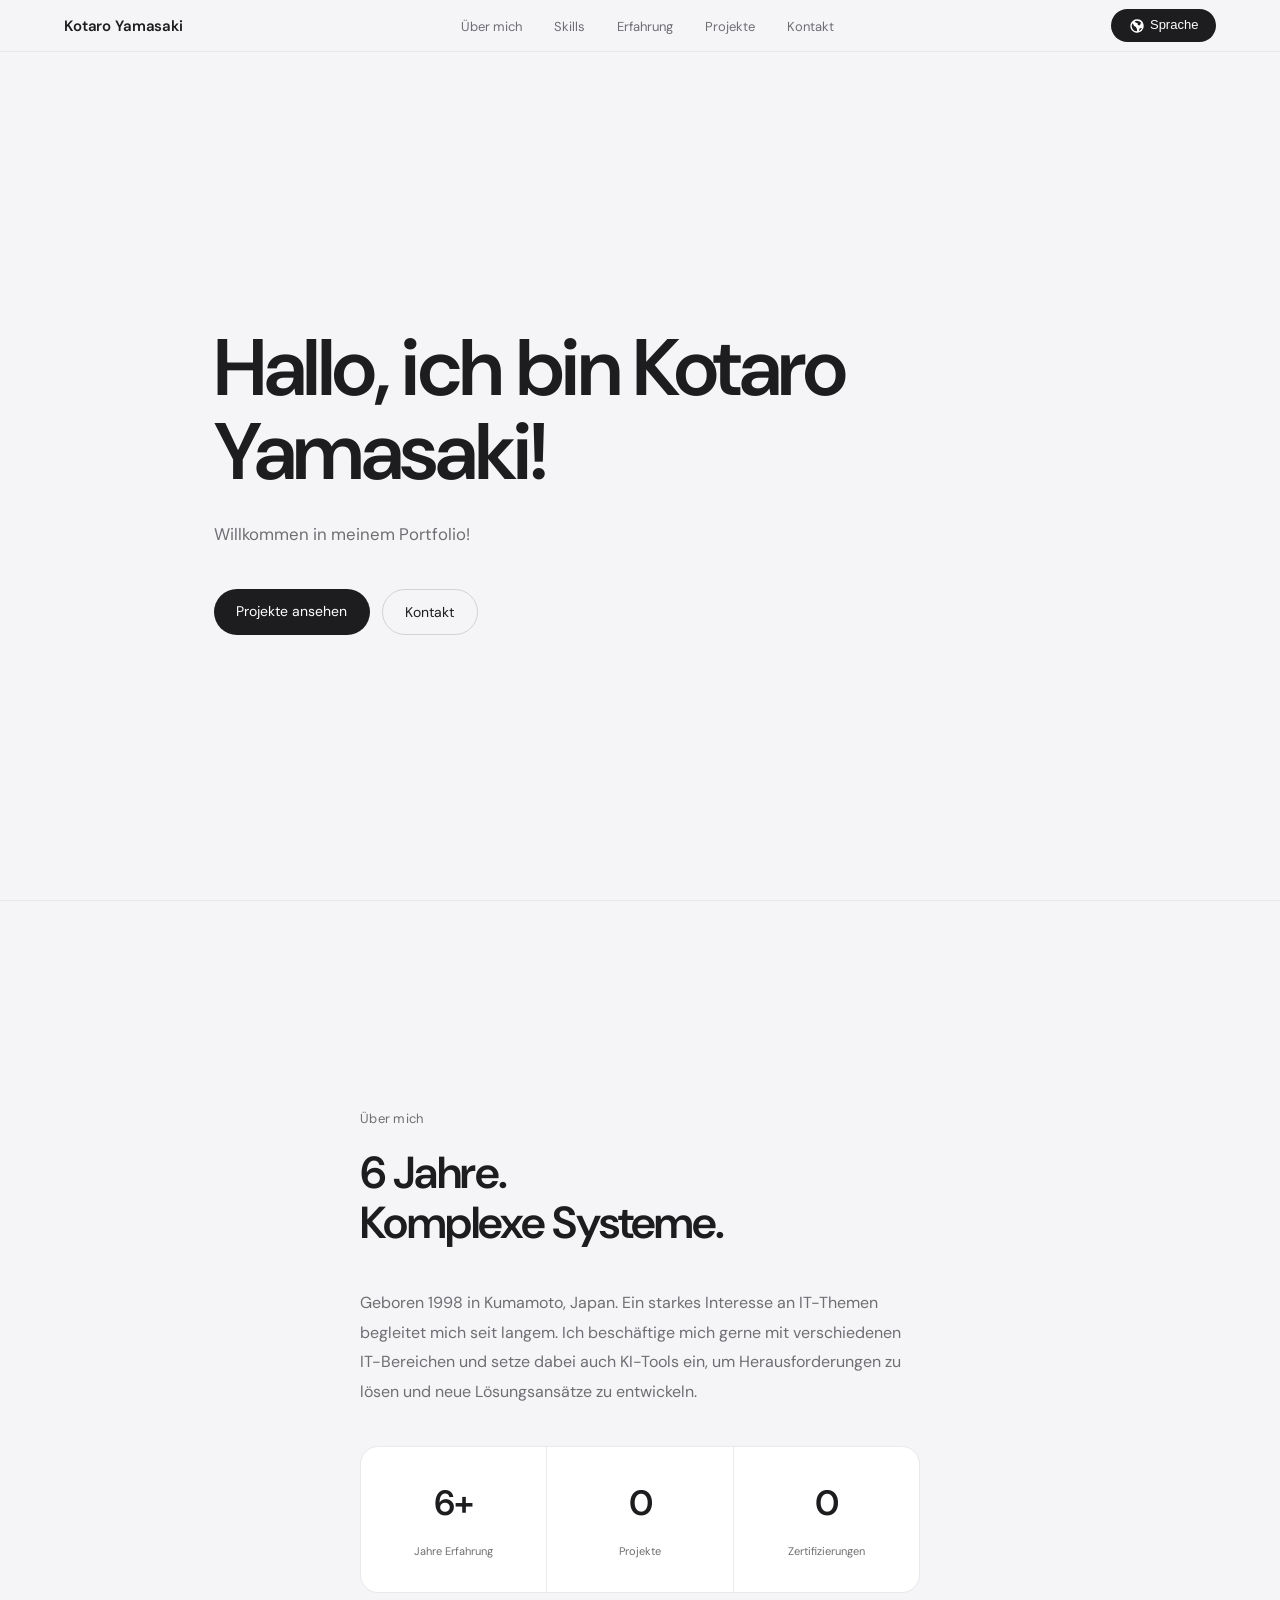
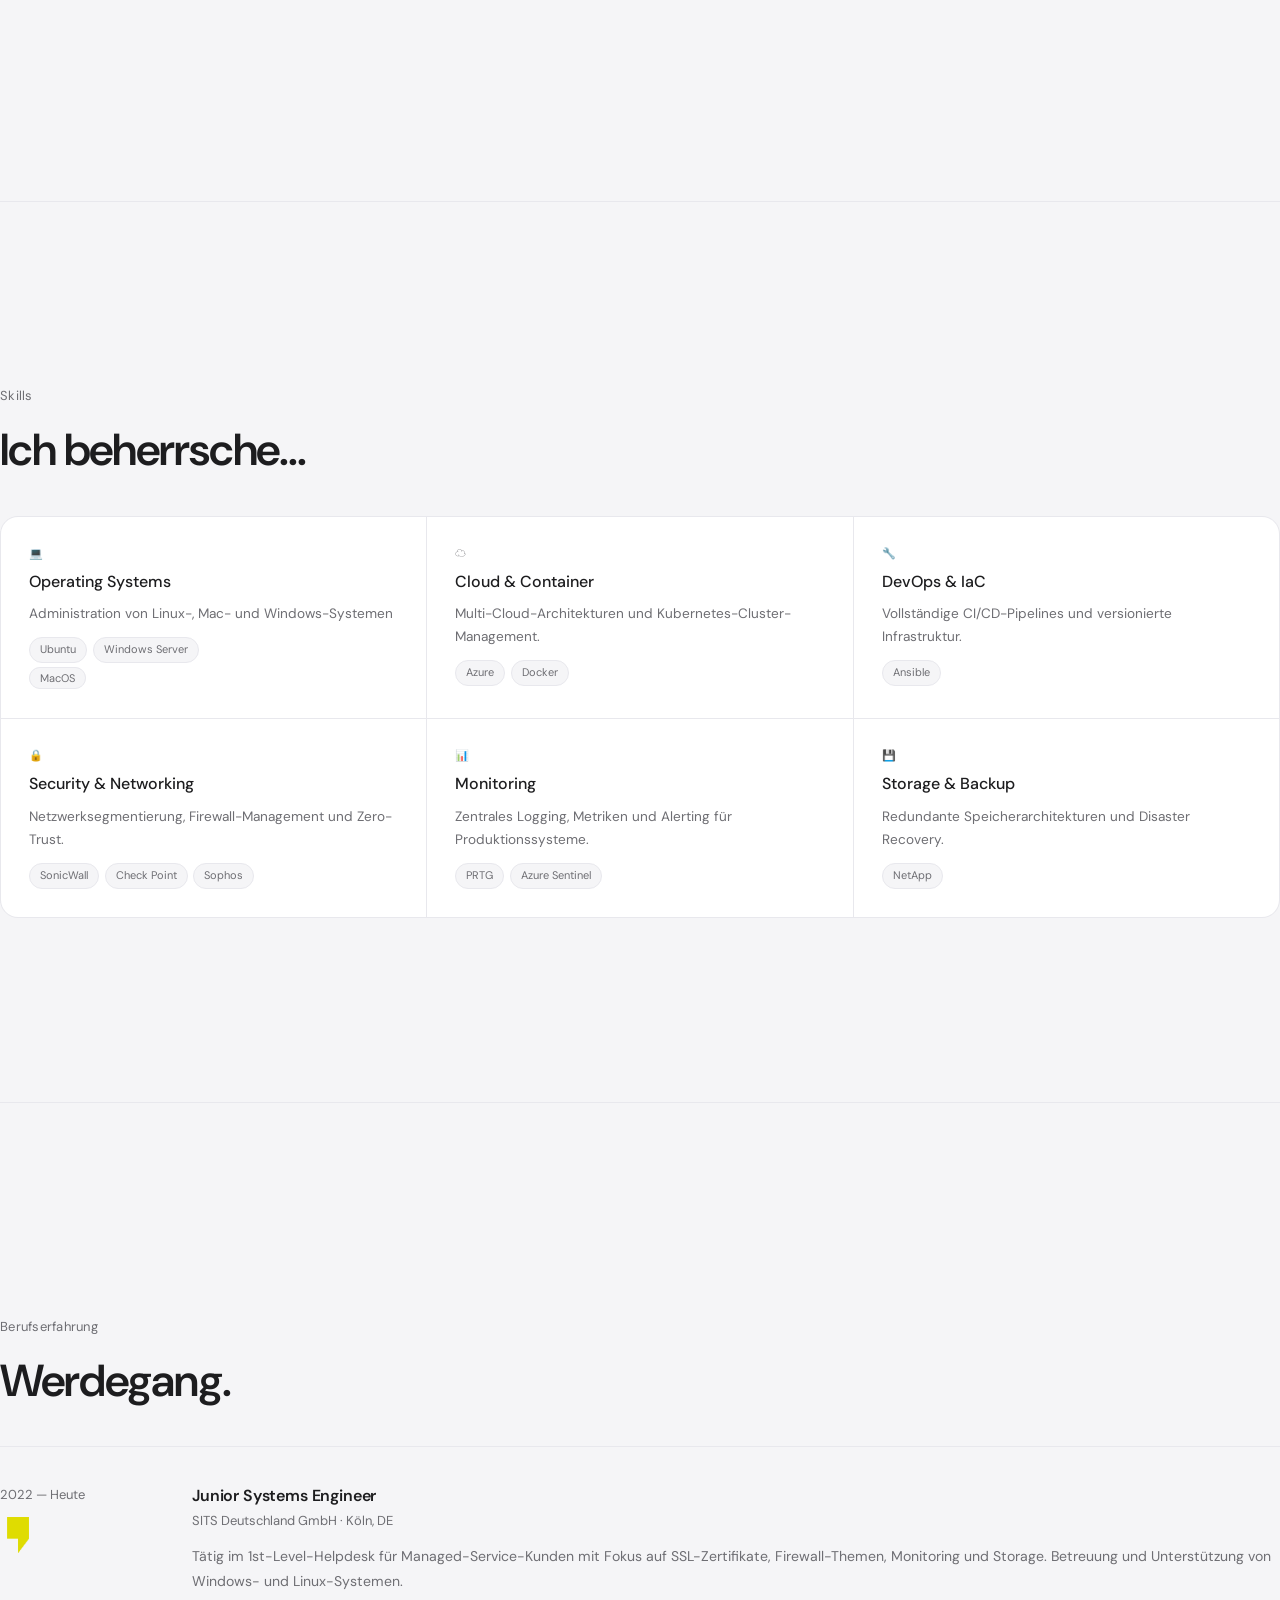
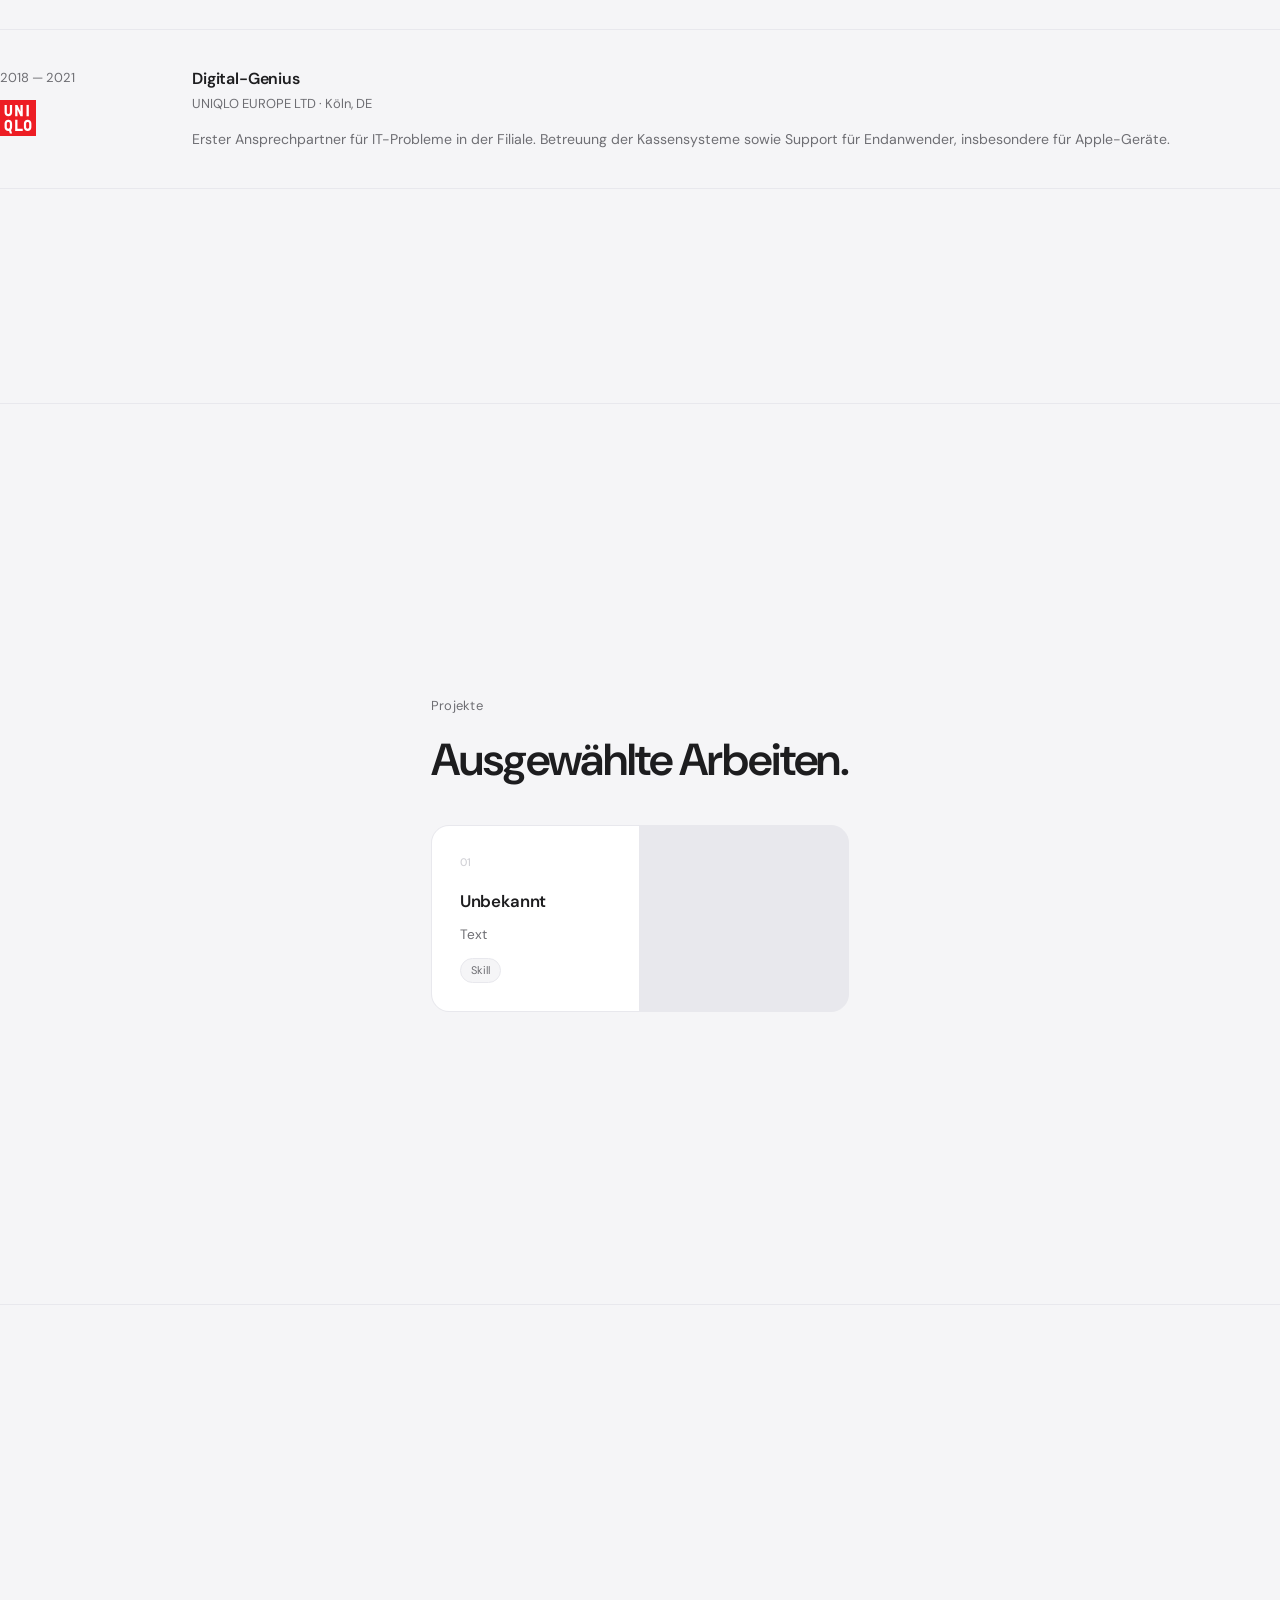
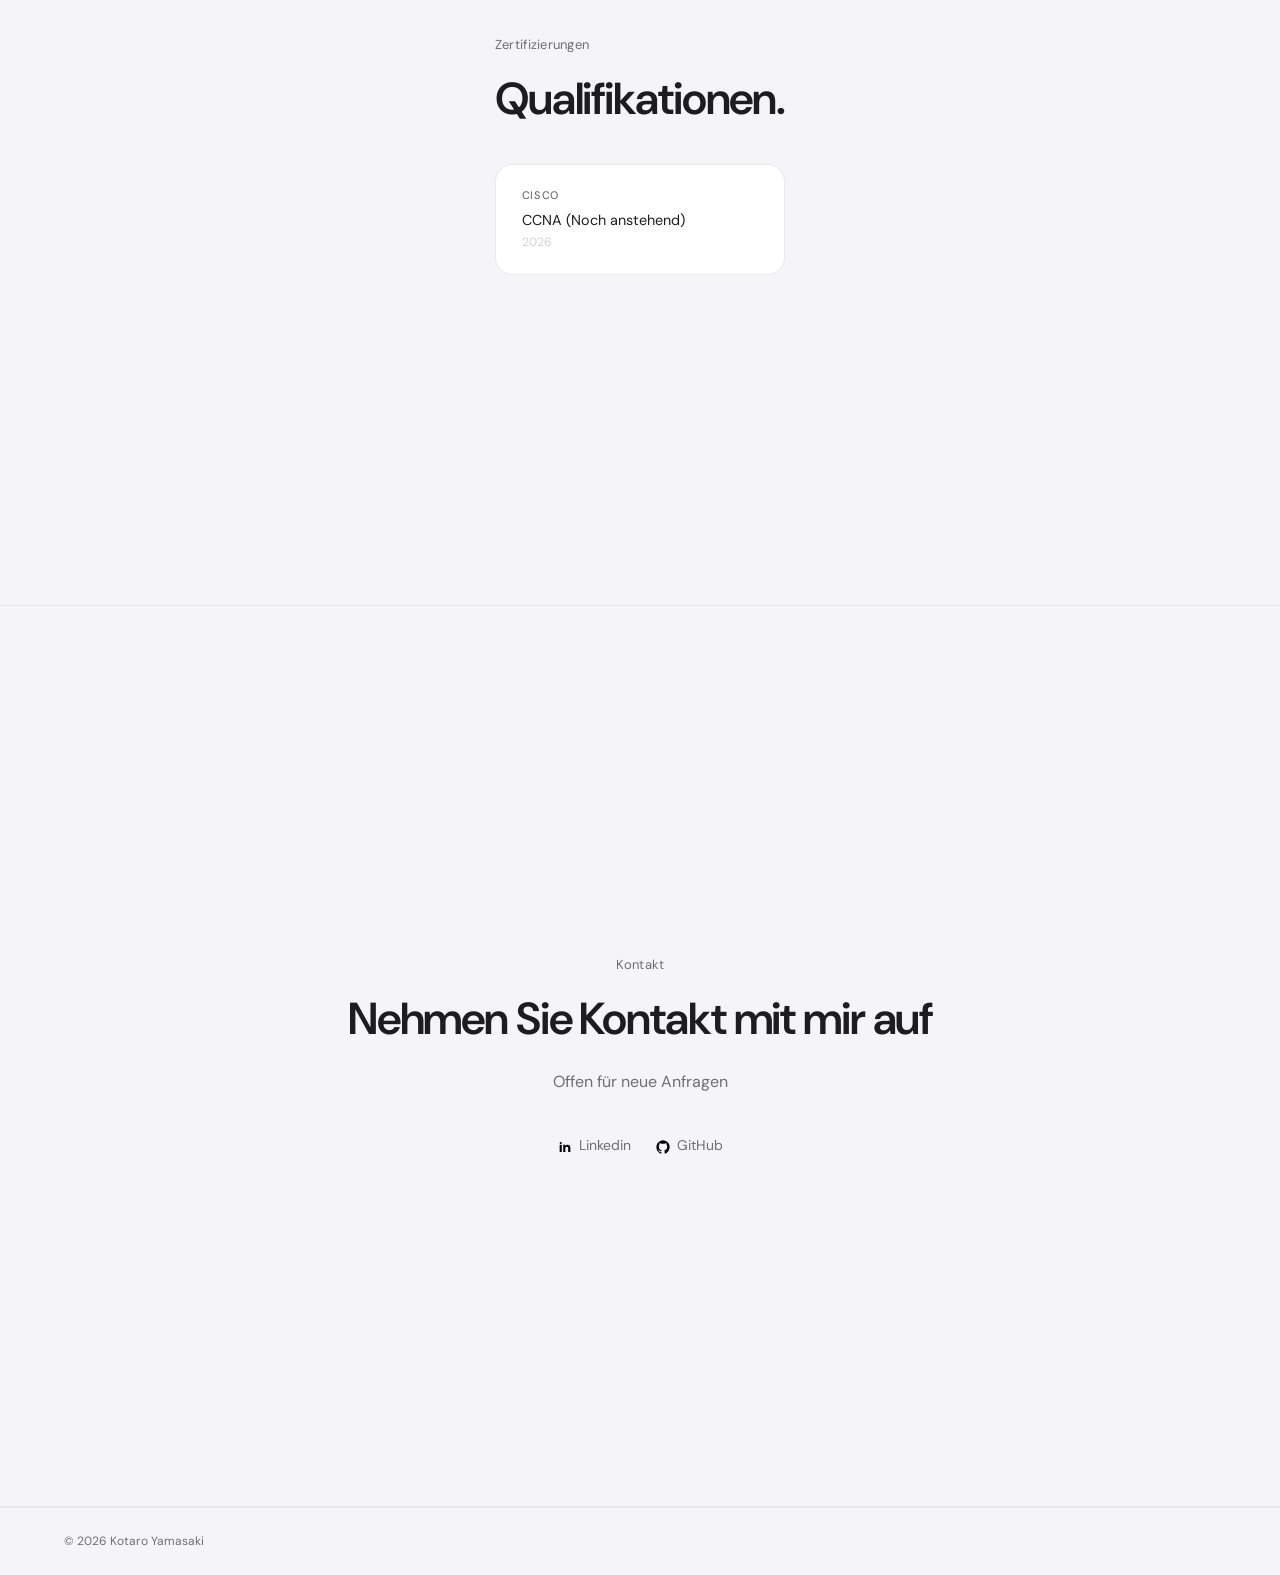
<file: de/index.html>
<!DOCTYPE html>
<html lang="de">
  <head>
    <meta charset="UTF-8">
    <meta name="viewport" content="width=device-width, initial-scale=1.0">
    <title>Kotaro Yamasaki - Portfolio</title>
    <link rel="preconnect" href="https://fonts.googleapis.com">
    <link href="https://fonts.googleapis.com/css2?family=DM+Sans:ital,opsz,wght@0,9..40,400;0,9..40,500;0,9..40,600;1,9..40,400&family=Noto+Sans+JP:wght@400;500;600&display=swap" rel="stylesheet">
    <link href="../assets/css/style.css" rel="stylesheet">
  </head>
  <body>
    <!-- NAV -->
    <nav>
      <a class="nav-name" href="/">Kotaro Yamasaki</a>
      <ul class="nav-center">
        <li><a href="#hero">Über mich</a></li>
        <li><a href="#skills">Skills</a></li>
        <li><a href="#experience">Erfahrung</a></li>
        <li><a href="#projects">Projekte</a></li>
        <li><a href="#contact">Kontakt</a></li>
      </ul>
      <!-- LANGUAGE -->
      <div class="language-switcher">
        <button class="lang-btn" id="langBtn">
          <img src="../assets/img/logo/earth.svg" alt="Sprache">Sprache
        </button>
        <ul class="lang-menu" id="langMenu">
          <li><a href="../en/index.html" class="lang-item">English</a></li>
          <li><a href="../ja/index.html" class="lang-item">日本語</a></li>
        </ul>
      </div>
      </div>
      <button class="hamburger" id="hamburger" aria-label="Menü öffnen">
        <span></span><span></span><span></span>
      </button>
    </nav>
    <!-- MOBILE MENU -->
    <div class="mobile-menu" id="mobileMenu">
      <a href="#skills" onclick="closeMobile()">Skills</a>
      <a href="#experience" onclick="closeMobile()">Erfahrung</a>
      <a href="#projects" onclick="closeMobile()">Projekte</a>
      <a href="#contact" onclick="closeMobile()">Kontakt</a>
      <div class="mobile-language-switcher">
        <button class="mobile-lang-btn" id="mobileLangBtn">
        Sprache
        </button>
        <ul class="lang-menu" id="mobileLangMenu">
          <li><a href="../en/index.html" class="lang-item">English</a></li>
        </ul>
      </div>
    </div>

    <!-- HERO -->
    <section class="section-hero">
      <div id="hero" class="fade">
        <h1>Hallo, ich bin Kotaro Yamasaki!</h1>
        <p class="hero-sub">Willkommen in meinem Portfolio!</p>
        <div class="btn-row">
          <a class="btn btn-dark" href="#projects">Projekte ansehen</a>
          <a class="btn btn-ghost" href="#contact">Kontakt</a>
        </div>
      </div>
    </section>
    <hr>
    <!-- ABOUT -->
    <section class="section-contact">
      <div class="fade">
        <p class="eyebrow">Über mich</p>
        <h2>6 Jahre.<br>Komplexe Systeme.</h2>
        <p style="color:var(--mid);font-weight:400;max-width:560px;line-height:1.85;font-size:1rem;">Geboren 1998 in Kumamoto, Japan. Ein starkes Interesse an IT-Themen begleitet mich seit langem. Ich beschäftige mich gerne mit verschiedenen IT-Bereichen und setze dabei auch KI-Tools ein, um Herausforderungen zu lösen und neue Lösungsansätze zu entwickeln.</p>
        <div class="stats-row">
          <div class="stat"><span class="stat-num">6+</span><span class="stat-label">Jahre Erfahrung</span></div>
          <div class="stat"><span class="stat-num">0</span><span class="stat-label">Projekte</span></div>
          <div class="stat"><span class="stat-num">0</span><span class="stat-label">Zertifizierungen</span></div>
        </div>
      </div>
    </section>
    <hr>
    <!-- SKILLS -->
    <section class="section-hero">
      <div id="skills" class="fade">
        <p class="eyebrow">Skills</p>
        <h2>Ich beherrsche...</h2>
        <div class="grid-3">
          <div class="cell">
            <div class="cat">💻</div>
            <div class="cell-title">Operating Systems</div>
            <p class="cell-body">Administration von Linux-, Mac- und Windows-Systemen</p>
            <div class="tags"><span class="tag">Ubuntu</span><span class="tag">Windows Server</span></div><span class="tag">MacOS</span>
          </div>
          <div class="cell">
            <div class="cat">☁️</div>
            <div class="cell-title">Cloud & Container</div>
            <p class="cell-body">Multi-Cloud-Architekturen und Kubernetes-Cluster-Management.</p>
            <div class="tags"><span class="tag">Azure</span><span class="tag">Docker</span></div>
          </div>
          <div class="cell">
            <div class="cat">🔧</div>
            <div class="cell-title">DevOps & IaC</div>
            <p class="cell-body">Vollständige CI/CD-Pipelines und versionierte Infrastruktur.</p>
            <div class="tags"><span class="tag">Ansible</span></div>
          </div>
          <div class="cell">
            <div class="cat">🔒</div>
            <div class="cell-title">Security & Networking</div>
            <p class="cell-body">Netzwerksegmentierung, Firewall-Management und Zero-Trust.</p>
            <div class="tags"><span class="tag">SonicWall</span><span class="tag">Check Point</span><span class="tag">Sophos</span></div>
          </div>
          <div class="cell">
            <div class="cat">📊</div>
            <div class="cell-title">Monitoring</div>
            <p class="cell-body">Zentrales Logging, Metriken und Alerting für Produktionssysteme.</p>
            <div class="tags"><span class="tag">PRTG</span><span class="tag">Azure Sentinel</span></div>
          </div>
          <div class="cell">
            <div class="cat">💾</div>
            <div class="cell-title">Storage & Backup</div>
            <p class="cell-body">Redundante Speicherarchitekturen und Disaster Recovery.</p>
            <div class="tags"><span class="tag">NetApp</span></div>
          </div>
        </div>
      </div>
    </section>
    <hr>
    <!-- EXPERIENCE -->
<section class="section-hero">
<div id="experience" class="fade">
  <p class="eyebrow">Berufserfahrung</p>
  <h2>Werdegang.</h2>
  <div>
    <div class="exp-item">
      <div>
        <div class="exp-period">2022 — Heute</div>
        <div class="exp-logo">
          <img src="../assets/img/logo/sits.png" alt="SITS Deutschland GmbH" style="width: 36px; height: 36px; object-fit:contain;">
            <rect x="3" y="4" width="16" height="5" rx="1.5" stroke="#6e6e73" stroke-width="1.3"/>
            <rect x="3" y="12" width="16" height="5" rx="1.5" stroke="#6e6e73" stroke-width="1.3"/>
            <circle cx="16.5" cy="6.5" r="1" fill="#6e6e73"/>
            <circle cx="16.5" cy="14.5" r="1" fill="#6e6e73"/>
          </svg>
        </div>
      </div>
      <div>
        <div class="exp-role" data-de="Junior Systems Engineer" data-jp="ジュニアシステムエンジニア">Junior Systems Engineer</div>
        <div class="exp-company">SITS Deutschland GmbH · Köln, DE</div>
        <p class="exp-desc">Tätig im 1st-Level-Helpdesk für Managed-Service-Kunden mit Fokus auf SSL-Zertifikate, Firewall-Themen, Monitoring und Storage. Betreuung und Unterstützung von Windows- und Linux-Systemen.</p>
      </div>
    </div>
    <div class="exp-item">
      <div>
        <div class="exp-period" data-de="2018 — 2021" data-jp="2018年 — 2021年">2018 — 2021</div>
        <div class="exp-logo">
          <img src="../assets/img/logo/UNIQLO.svg" alt="UNIQLO EUROPE LTD" style="width: 36px; height: 36px; object-fit:contain;">
            <ellipse cx="11" cy="6" rx="6" ry="2.2" stroke="#6e6e73" stroke-width="1.3"/>
            <path d="M5 6v4c0 1.2 2.7 2.2 6 2.2s6-1 6-2.2V6" stroke="#6e6e73" stroke-width="1.3"/>
            <path d="M5 10v4c0 1.2 2.7 2.2 6 2.2s6-1 6-2.2v-4" stroke="#6e6e73" stroke-width="1.3"/>
          </svg>
        </div>
      </div>
      <div>
        <div class="exp-role" data-de="Digital-Genius" data-jp="デジタル時に明日">Digital-Genius</div>
        <div class="exp-company">UNIQLO EUROPE LTD · Köln, DE</div>
        <p class="exp-desc" data-de="Erster Ansprechpartner für IT-Probleme in der Filiale. Betreuung der Kassensysteme sowie Support für Endanwender, insbesondere für Apple-Geräte." data-jp="店舗におけるIT関連問題の一次対応窓口。レジシステムの管理およびエンドユーザーサポート（主にApple製デバイス）。">Erster Ansprechpartner für IT-Probleme in der Filiale. Betreuung der Kassensysteme sowie Support für Endanwender, insbesondere für Apple-Geräte.</p>
      </div>
    </div>
  </div>
</div>
</section>
<hr>

<!-- PROJECTS -->
<section class="section-hero">
<div id="projects" class="fade">
  <p class="eyebrow" data-de="Projekte" data-jp="プロジェクト">Projekte</p>
  <h2 data-de="Ausgewählte Arbeiten." data-jp="主なプロジェクト。">Ausgewählte Arbeiten.</h2>
  <div class="grid-2">
    <div class="cell">
      <div class="proj-num">01</div>
      <div class="proj-title" data-de="Unbekannt" data-jp="不明">Unbekannt</div>
      <p class="cell-body" data-de="Text" data-jp="Text">Text</p>
      <div class="tags"><span class="tag">Skill</span></div>
    </div>
</div>
  </div>
</section>

<hr>

<!-- CERTS -->
<section class="section-hero">
  <div class="fade">
    <p class="eyebrow">Zertifizierungen</p>
    <h2>Qualifikationen.</h2>
    <div class="grid-cert">
      <div class="cell-sm">
        <div class="cert-issuer">Cisco</div>
        <div class="cert-name">CCNA (Noch anstehend)</div>
        <div class="cert-year">2026</div>
      </div>
    </div>
  </div>
</section>
<hr>

<!-- CONTACT -->
<section class="section-contact">
  <div id="contact" class="fade">
    <p class="eyebrow">Kontakt</p>
    <h2 style="margin-bottom:1.5rem">Nehmen Sie Kontakt mit mir auf</h2>
    <p class="contact-sub" >Offen für neue Anfragen</p>
    <div class="contact-row">
      <a class="contact-link" href="https://www.linkedin.com/in/kotaro-yamasaki-22941b191/">
        <img src="../assets/img/logo/linkedin.svg" alt="LinkedIn" class="contact-icon">Linkedin</img>
      </a>
      <a class="contact-link" href="https://github.com/kotaroooooooooo">
        <img src="../assets/img/logo/github.svg" alt="GitHub" class="contact-icon">GitHub
      </a>
    </div>
  </div>
</section>

<hr>

<footer>
  <span>© 2026 Kotaro Yamasaki</span>
</footer>
<script src="../assets/js/main.js"></script>
</body>
</html>
</file>
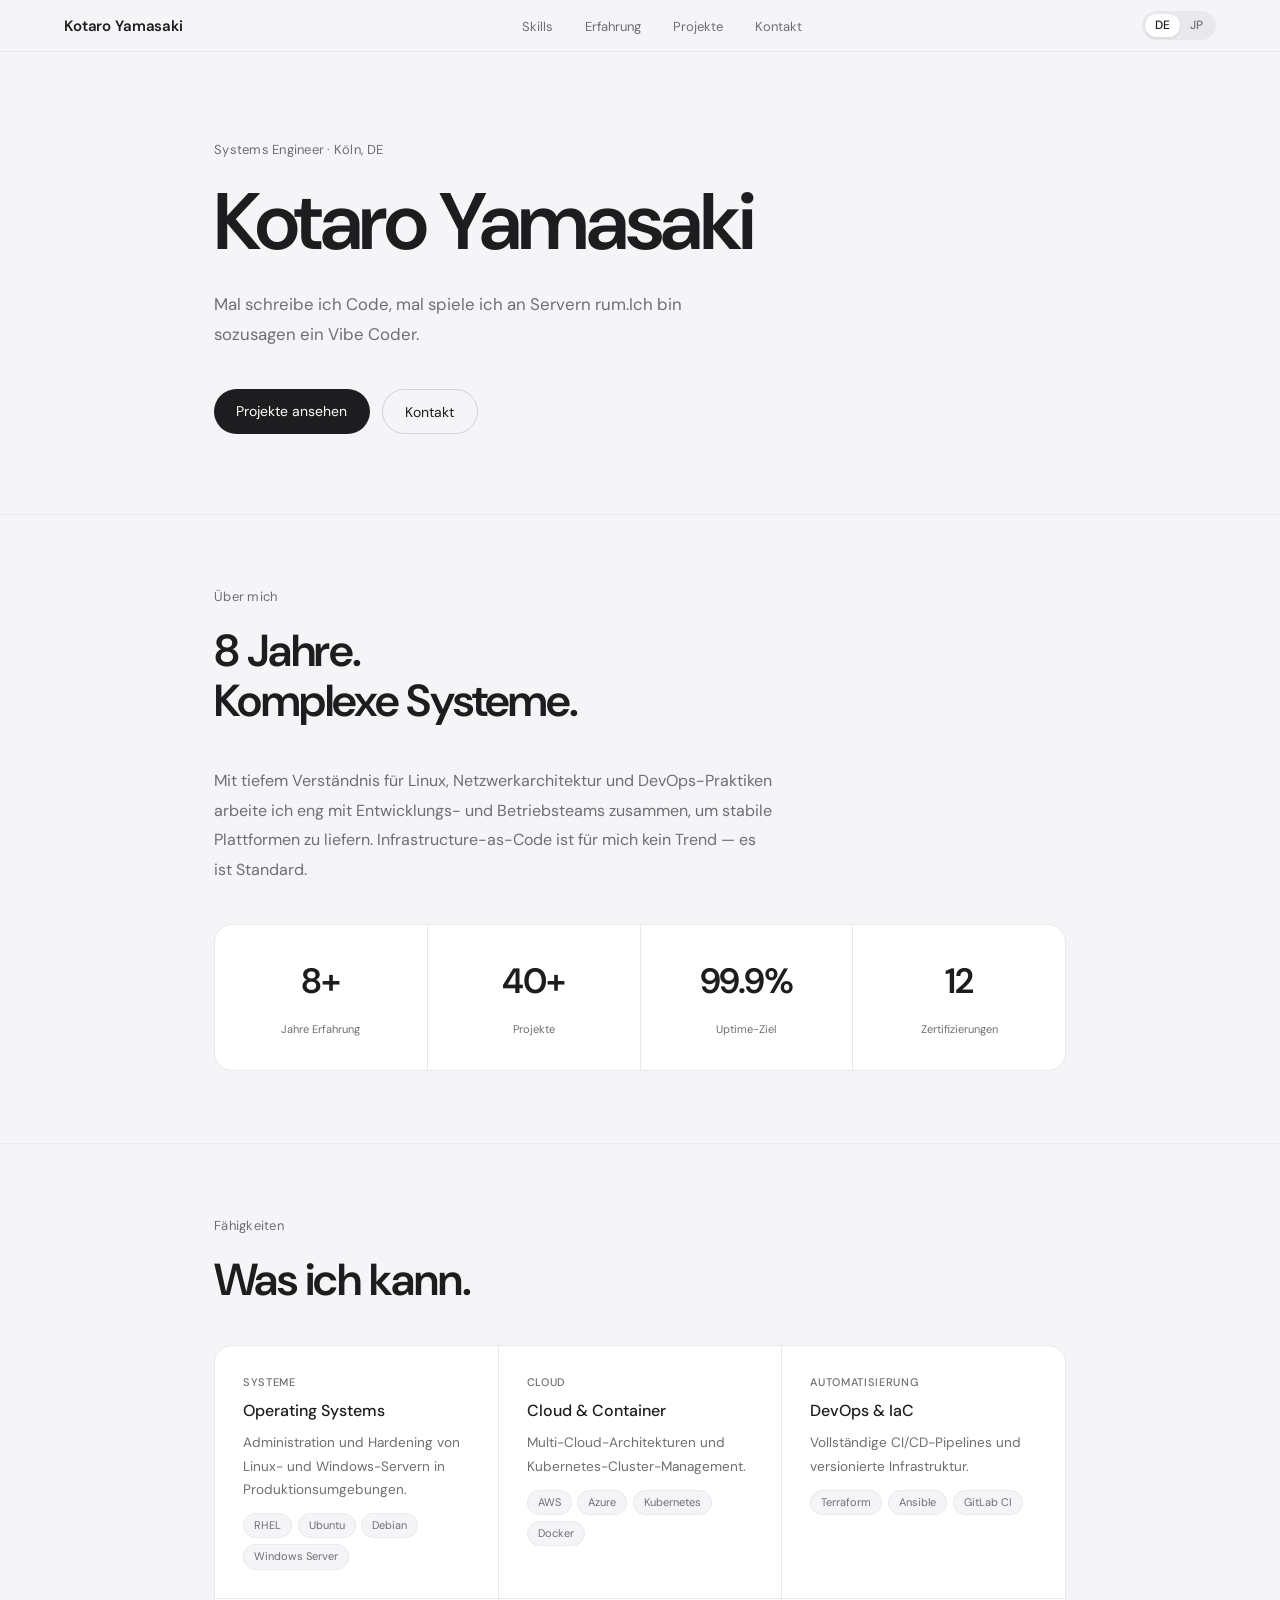
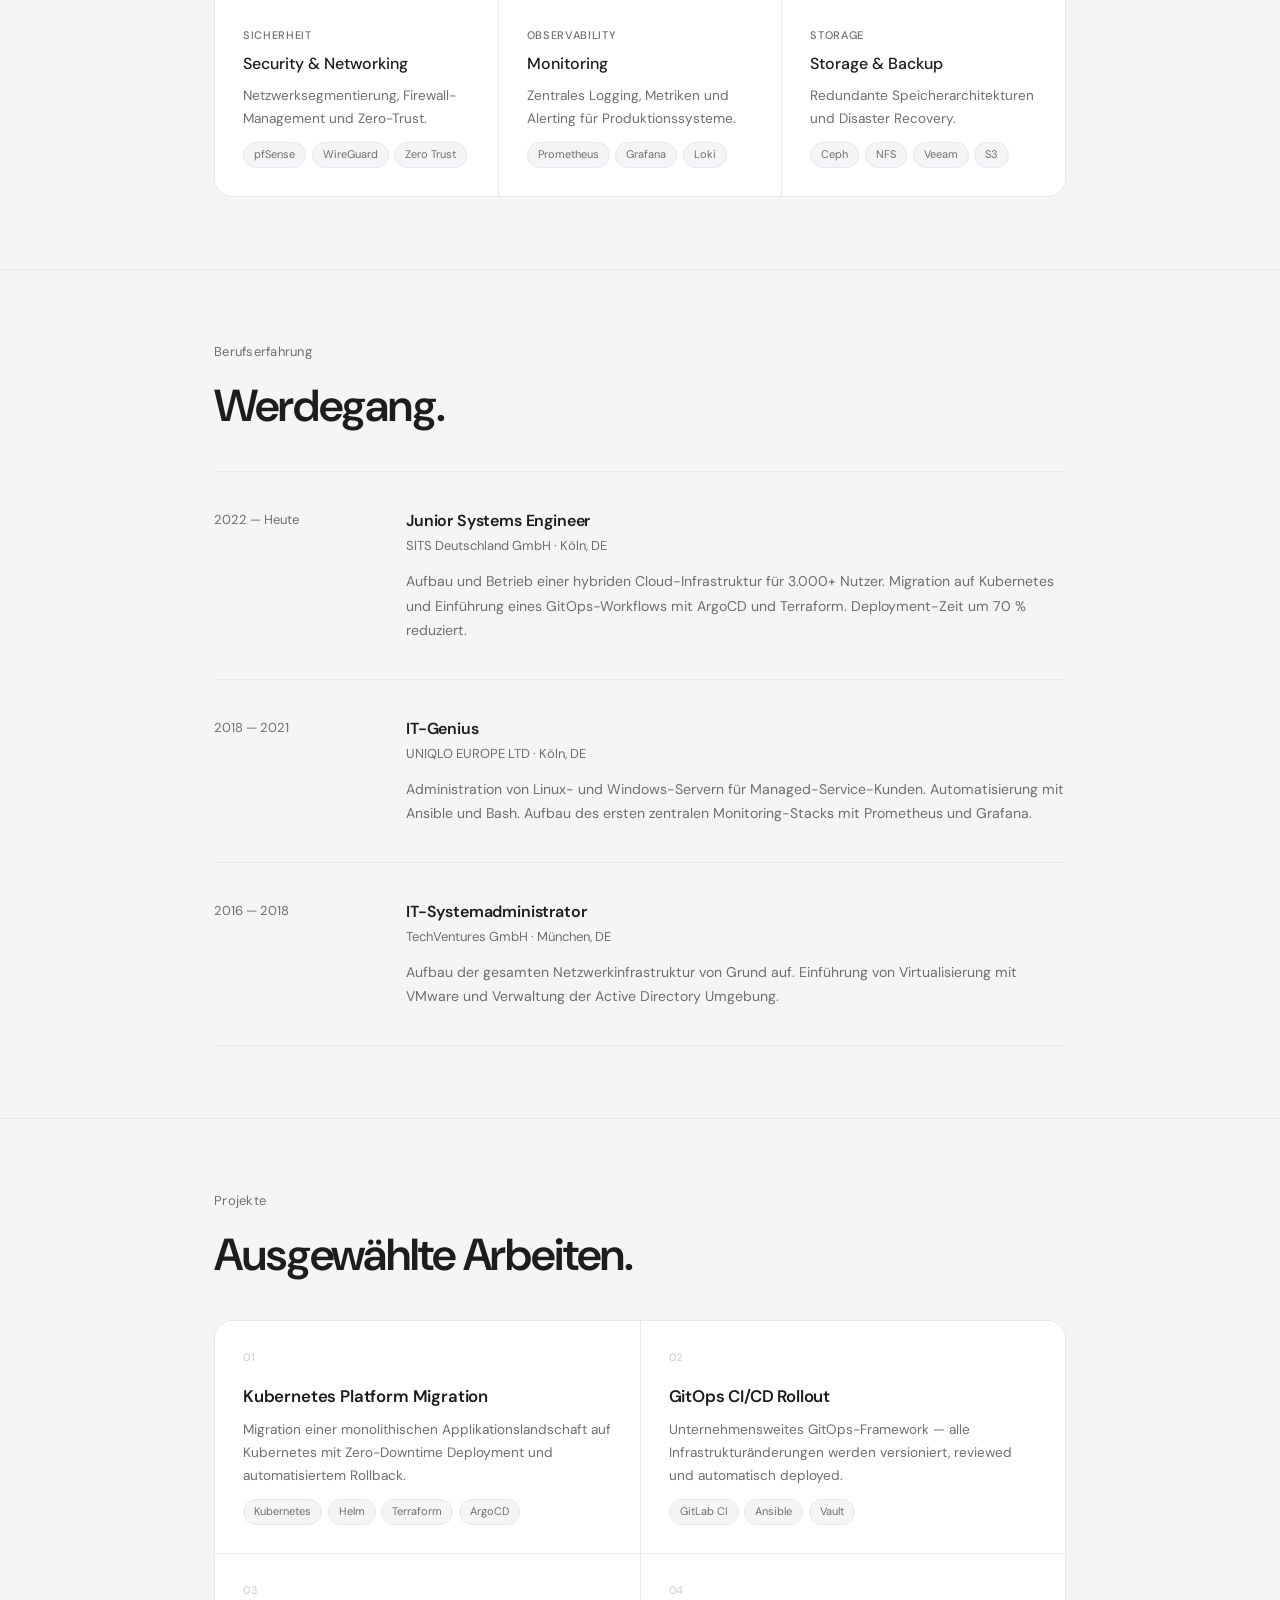
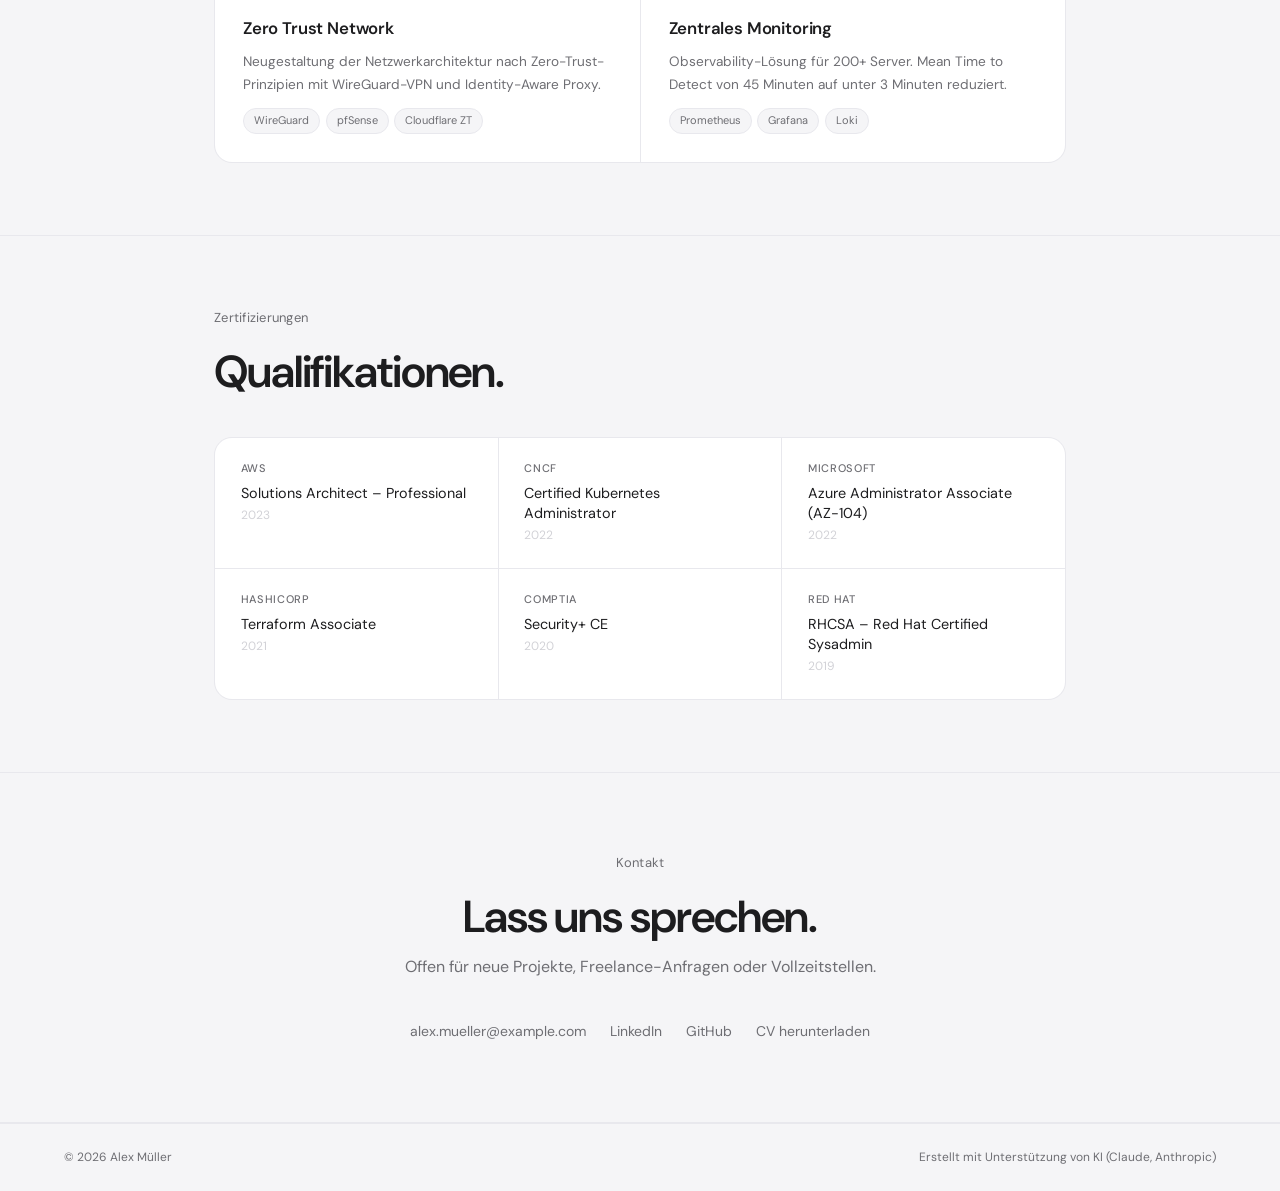
<file: index_test.html>
<!DOCTYPE html>
<html lang="de">
<head>
<meta charset="UTF-8">
<meta name="viewport" content="width=device-width, initial-scale=1.0">
<title>Kotaro Yamasaki - Portfolio</title>
<link rel="preconnect" href="https://fonts.googleapis.com">
<link href="https://fonts.googleapis.com/css2?family=DM+Sans:ital,opsz,wght@0,9..40,400;0,9..40,500;0,9..40,600;1,9..40,400&family=Noto+Sans+JP:wght@400;500;600&display=swap" rel="stylesheet">
<style>
  *, *::before, *::after { box-sizing: border-box; margin: 0; padding: 0; }

  :root {
    --bg: #f5f5f7;
    --white: #ffffff;
    --black: #1d1d1f;
    --mid: #6e6e73;
    --light: #d2d2d7;
    --lightest: #e8e8ed;
    --font: 'DM Sans', 'Noto Sans JP', sans-serif;
  }

  html { scroll-behavior: smooth; }

  body {
    background: var(--bg);
    color: var(--black);
    font-family: var(--font);
    font-size: 17px;
    line-height: 1.6;
    -webkit-font-smoothing: antialiased;
  }

  /* ── NAV ── */
  nav {
    position: fixed;
    top: 0; left: 0; right: 0;
    z-index: 200;
    background: rgba(245,245,247,0.88);
    backdrop-filter: saturate(180%) blur(20px);
    -webkit-backdrop-filter: saturate(180%) blur(20px);
    border-bottom: 1px solid var(--lightest);
    display: flex;
    justify-content: space-between;
    align-items: center;
    padding: 0 5%;
    height: 52px;
    gap: 1rem;
  }

  .nav-name {
    font-size: 15px;
    font-weight: 600;
    color: var(--black);
    text-decoration: none;
    letter-spacing: -0.01em;
    flex-shrink: 0;
  }

  /* desktop nav links */
  .nav-center {
    display: flex;
    gap: 2rem;
    list-style: none;
  }

  .nav-center a {
    font-size: 13px;
    color: var(--mid);
    text-decoration: none;
    transition: color 0.2s;
    white-space: nowrap;
  }

  .nav-center a:hover { color: var(--black); }

  /* language switcher */
  .lang-toggle {
    display: flex;
    align-items: center;
    background: var(--lightest);
    border-radius: 980px;
    padding: 3px;
    flex-shrink: 0;
  }

  .lang-opt {
    font-family: var(--font);
    font-size: 12px;
    font-weight: 500;
    padding: 3px 10px;
    border-radius: 980px;
    border: none;
    background: transparent;
    color: var(--mid);
    cursor: pointer;
    transition: background 0.18s, color 0.18s;
    line-height: 1.4;
  }

  .lang-opt.active {
    background: var(--white);
    color: var(--black);
    box-shadow: 0 1px 3px rgba(0,0,0,0.1);
  }

  /* hamburger */
  .hamburger {
    display: none;
    flex-direction: column;
    justify-content: center;
    gap: 5px;
    width: 36px;
    height: 36px;
    background: none;
    border: none;
    cursor: pointer;
    padding: 4px;
    flex-shrink: 0;
  }

  .hamburger span {
    display: block;
    width: 22px;
    height: 1.5px;
    background: var(--black);
    border-radius: 2px;
    transition: transform 0.25s, opacity 0.25s;
    transform-origin: center;
  }

  .hamburger.open span:nth-child(1) { transform: translateY(6.5px) rotate(45deg); }
  .hamburger.open span:nth-child(2) { opacity: 0; }
  .hamburger.open span:nth-child(3) { transform: translateY(-6.5px) rotate(-45deg); }

  /* mobile drawer */
  .mobile-menu {
    display: none;
    position: fixed;
    top: 52px; left: 0; right: 0;
    z-index: 199;
    background: rgba(245,245,247,0.97);
    backdrop-filter: blur(20px);
    -webkit-backdrop-filter: blur(20px);
    border-bottom: 1px solid var(--lightest);
    padding: 1.5rem 5%;
    flex-direction: column;
    gap: 0;
  }

  .mobile-menu.open { display: flex; }

  .mobile-menu a {
    font-size: 17px;
    font-weight: 500;
    color: var(--black);
    text-decoration: none;
    padding: 0.85rem 0;
    border-bottom: 1px solid var(--lightest);
    display: block;
  }

  .mobile-menu a:last-child { border-bottom: none; }

  /* ── COMMON ── */
  hr { border: none; border-top: 1px solid var(--lightest); }

  /* ── HERO ── */
  #hero {
    padding: 140px 5% 80px;
    max-width: 980px;
    margin: 0 auto;
  }

  .eyebrow {
    font-size: 13px;
    color: var(--mid);
    letter-spacing: 0.02em;
    margin-bottom: 1.2rem;
  }

  h1 {
    font-size: clamp(2.6rem, 7vw, 5rem);
    font-weight: 600;
    line-height: 1.06;
    letter-spacing: -0.03em;
    margin-bottom: 1.5rem;
  }

  .hero-sub {
    font-size: 1.05rem;
    font-weight: 400;
    color: var(--mid);
    max-width: 500px;
    line-height: 1.8;
    margin-bottom: 2.5rem;
  }

  .btn-row { display: flex; gap: 0.75rem; flex-wrap: wrap; }

  .btn {
    font-family: var(--font);
    font-size: 14px;
    padding: 0.65rem 1.4rem;
    border-radius: 980px;
    text-decoration: none;
    transition: opacity 0.2s;
    display: inline-block;
    white-space: nowrap;
  }

  .btn:hover { opacity: 0.76; }
  .btn-dark { background: var(--black); color: #fff; border: none; }
  .btn-ghost { background: transparent; color: var(--black); border: 1px solid var(--light); }

  /* ── SECTIONS ── */
  section {
    padding: 72px 5%;
    max-width: 980px;
    margin: 0 auto;
  }

  h2 {
    font-size: clamp(1.7rem, 4vw, 2.8rem);
    font-weight: 600;
    letter-spacing: -0.025em;
    line-height: 1.1;
    margin-bottom: 2.5rem;
  }

  /* ── STATS ── */
  .stats-row {
    display: grid;
    grid-template-columns: repeat(4, 1fr);
    gap: 1px;
    background: var(--lightest);
    border: 1px solid var(--lightest);
    border-radius: 18px;
    overflow: hidden;
    margin-top: 2.5rem;
  }

  .stat {
    background: var(--white);
    padding: 1.75rem 1rem;
    text-align: center;
  }

  .stat-num {
    display: block;
    font-size: 2.2rem;
    font-weight: 600;
    letter-spacing: -0.03em;
    margin-bottom: 0.3rem;
  }

  .stat-label { font-size: 11px; color: var(--mid); }

  /* ── GRIDS ── */
  .grid-3 {
    display: grid;
    grid-template-columns: repeat(3, 1fr);
    gap: 1px;
    background: var(--lightest);
    border: 1px solid var(--lightest);
    border-radius: 18px;
    overflow: hidden;
  }

  .grid-2 {
    display: grid;
    grid-template-columns: repeat(2, 1fr);
    gap: 1px;
    background: var(--lightest);
    border: 1px solid var(--lightest);
    border-radius: 18px;
    overflow: hidden;
  }

  .cell { background: var(--white); padding: 1.75rem; }
  .cell-sm { background: var(--white); padding: 1.4rem 1.6rem; }

  .cat {
    font-size: 11px;
    font-weight: 500;
    color: var(--mid);
    letter-spacing: 0.06em;
    text-transform: uppercase;
    margin-bottom: 0.4rem;
  }

  .cell-title {
    font-size: 1rem;
    font-weight: 500;
    color: var(--black);
    margin-bottom: 0.5rem;
  }

  .cell-body {
    font-size: 0.85rem;
    color: var(--mid);
    line-height: 1.7;
  }

  .tags { display: flex; flex-wrap: wrap; gap: 0.35rem; margin-top: 0.75rem; }

  .tag {
    font-size: 11px;
    padding: 3px 10px;
    border-radius: 980px;
    background: var(--bg);
    color: var(--mid);
    border: 1px solid var(--lightest);
  }

  /* ── EXPERIENCE ── */
  .exp-item {
    display: grid;
    grid-template-columns: 160px 1fr;
    gap: 2rem;
    padding: 2.25rem 0;
    border-bottom: 1px solid var(--lightest);
  }

  .exp-item:first-child { border-top: 1px solid var(--lightest); }

  .exp-period { font-size: 13px; color: var(--mid); padding-top: 2px; line-height: 1.5; }

  .exp-role {
    font-size: 1rem;
    font-weight: 600;
    color: var(--black);
    margin-bottom: 0.15rem;
    letter-spacing: -0.01em;
  }

  .exp-company { font-size: 13px; color: var(--mid); margin-bottom: 0.75rem; }
  .exp-desc { font-size: 0.88rem; color: var(--mid); line-height: 1.75; }

  /* ── PROJECTS ── */
  .proj-num {
    font-size: 11px;
    color: var(--light);
    font-weight: 500;
    letter-spacing: 0.06em;
    margin-bottom: 1rem;
  }

  .proj-title {
    font-size: 1.05rem;
    font-weight: 600;
    letter-spacing: -0.01em;
    margin-bottom: 0.5rem;
  }

  /* ── CERTS ── */
  .cert-issuer {
    font-size: 11px;
    font-weight: 500;
    color: var(--mid);
    letter-spacing: 0.06em;
    text-transform: uppercase;
    margin-bottom: 0.3rem;
  }

  .cert-name {
    font-size: 0.9rem;
    font-weight: 400;
    color: var(--black);
    line-height: 1.4;
    margin-bottom: 0.2rem;
  }

  .cert-year { font-size: 12px; color: var(--light); }

  /* ── CONTACT ── */
  #contact {
    text-align: center;
    padding: 80px 5%;
    max-width: 980px;
    margin: 0 auto;
  }

  #contact h2 { margin-bottom: 0.75rem; }

  .contact-sub {
    font-size: 1rem;
    font-weight: 400;
    color: var(--mid);
    margin-bottom: 2.5rem;
  }

  .contact-row {
    display: flex;
    justify-content: center;
    gap: 1.5rem;
    flex-wrap: wrap;
  }

  .contact-link {
    font-size: 14px;
    color: var(--mid);
    text-decoration: none;
    transition: color 0.2s;
  }

  .contact-link:hover { color: var(--black); }

  /* ── FOOTER ── */
  footer {
    border-top: 1px solid var(--lightest);
    padding: 1.5rem 5%;
    display: flex;
    justify-content: space-between;
    align-items: center;
    flex-wrap: wrap;
    gap: 0.5rem;
  }

  footer span { font-size: 12px; color: var(--mid); }

  /* ── FADE ── */
  .fade { opacity: 0; transform: translateY(14px); transition: opacity 0.55s ease, transform 0.55s ease; }
  .fade.on { opacity: 1; transform: none; }

  /* ── RESPONSIVE ── */
  @media (max-width: 768px) {
    /* show hamburger, hide desktop links */
    .hamburger { display: flex; }
    .nav-center { display: none; }

    #hero { padding: 110px 5% 60px; }

    section { padding: 52px 5%; }

    .stats-row { grid-template-columns: repeat(2, 1fr); }

    .grid-3 { grid-template-columns: 1fr 1fr; }

    .grid-2 { grid-template-columns: 1fr; }

    .exp-item {
      grid-template-columns: 1fr;
      gap: 0.3rem;
      padding: 1.75rem 0;
    }

    .exp-period { font-size: 12px; }

    footer { flex-direction: column; text-align: center; }

    .contact-row { gap: 1rem; }
  }

  @media (max-width: 480px) {
    .grid-3 { grid-template-columns: 1fr; }
    .stats-row { grid-template-columns: repeat(2, 1fr); }
    h1 { font-size: clamp(2.2rem, 11vw, 3rem); }
    h2 { font-size: clamp(1.5rem, 7vw, 2rem); }
    .stat-num { font-size: 1.8rem; }
  }
</style>
</head>
<body>

<!-- NAV -->
<nav>
  <a class="nav-name" href="#">Kotaro Yamasaki</a>

  <ul class="nav-center">
    <li><a href="#skills" data-de="Skills" data-jp="スキル">Skills</a></li>
    <li><a href="#experience" data-de="Erfahrung" data-jp="経歴">Erfahrung</a></li>
    <li><a href="#projects" data-de="Projekte" data-jp="プロジェクト">Projekte</a></li>
    <li><a href="#contact" data-de="Kontakt" data-jp="連絡先">Kontakt</a></li>
  </ul>

  <div style="display:flex;align-items:center;gap:0.75rem;">
    <div class="lang-toggle">
      <button class="lang-opt active" data-lang="de">DE</button>
      <button class="lang-opt" data-lang="jp">JP</button>
    </div>
    <button class="hamburger" id="hamburger" aria-label="Menü öffnen">
      <span></span><span></span><span></span>
    </button>
  </div>
</nav>

<!-- MOBILE MENU -->
<div class="mobile-menu" id="mobileMenu">
  <a href="#skills" data-de="Skills" data-jp="スキル" onclick="closeMobile()">Skills</a>
  <a href="#experience" data-de="Erfahrung" data-jp="経歴" onclick="closeMobile()">Erfahrung</a>
  <a href="#projects" data-de="Projekte" data-jp="プロジェクト" onclick="closeMobile()">Projekte</a>
  <a href="#contact" data-de="Kontakt" data-jp="連絡先" onclick="closeMobile()">Kontakt</a>
</div>

<!-- HERO -->
<div id="hero" class="fade">
  <p class="eyebrow" data-de="Systems Engineer · Köln, DE" data-jp="システムエンジニア · ケルン、ドイツ">Systems Engineer · Köln, DE</p>
  <h1><a data-de="Kotaro " data-jp="山﨑">Kotaro </a><a data-de="Yamasaki" data-jp="航太郎">Yamasaki</a></h1>
  <p class="hero-sub" data-de="Mal schreibe ich Code, mal spiele ich an Servern rum.Ich bin sozusagen ein Vibe Coder." data-jp="気が向いたらコード書いて、気が向いたらサーバーいじってます。いわゆるVibe Coderです。">Mal schreibe ich Code, mal spiele ich an Servern rum.Ich bin sozusagen ein Vibe Coder.</p>
  <div class="btn-row">
    <a class="btn btn-dark" href="#projects" data-de="Projekte ansehen" data-jp="プロジェクトを見る">Projekte ansehen</a>
    <a class="btn btn-ghost" href="#contact" data-de="Kontakt" data-jp="お問い合わせ">Kontakt</a>
  </div>
</div>

<hr>

<!-- ABOUT -->
<section class="fade">
  <p class="eyebrow" data-de="Über mich" data-jp="自己紹介">Über mich</p>
  <h2 data-de="8 Jahre.<br>Komplexe Systeme." data-jp="8年間の<br>複雑なシステム。">8 Jahre.<br>Komplexe Systeme.</h2>
  <p style="color:var(--mid);font-weight:400;max-width:560px;line-height:1.85;font-size:1rem;"
     data-de="Mit tiefem Verständnis für Linux, Netzwerkarchitektur und DevOps-Praktiken arbeite ich eng mit Entwicklungs- und Betriebsteams zusammen, um stabile Plattformen zu liefern. Infrastructure-as-Code ist für mich kein Trend — es ist Standard."
     data-jp="Linux、ネットワークアーキテクチャ、DevOpsに関する深い知識を持ち、開発・運用チームと緊密に連携して安定したプラットフォームを提供します。Infrastructure-as-Codeはトレンドではなく、標準です。">Mit tiefem Verständnis für Linux, Netzwerkarchitektur und DevOps-Praktiken arbeite ich eng mit Entwicklungs- und Betriebsteams zusammen, um stabile Plattformen zu liefern. Infrastructure-as-Code ist für mich kein Trend — es ist Standard.</p>
  <div class="stats-row">
    <div class="stat"><span class="stat-num">8+</span><span class="stat-label" data-de="Jahre Erfahrung" data-jp="年の経験">Jahre Erfahrung</span></div>
    <div class="stat"><span class="stat-num">40+</span><span class="stat-label" data-de="Projekte" data-jp="プロジェクト">Projekte</span></div>
    <div class="stat"><span class="stat-num">99.9%</span><span class="stat-label" data-de="Uptime-Ziel" data-jp="稼働率目標">Uptime-Ziel</span></div>
    <div class="stat"><span class="stat-num">12</span><span class="stat-label" data-de="Zertifizierungen" data-jp="資格">Zertifizierungen</span></div>
  </div>
</section>

<hr>

<!-- SKILLS -->
<section id="skills" class="fade">
  <p class="eyebrow" data-de="Fähigkeiten" data-jp="スキル">Fähigkeiten</p>
  <h2 data-de="Was ich kann." data-jp="できること。">Was ich kann.</h2>
  <div class="grid-3">
    <div class="cell">
      <div class="cat" data-de="Systeme" data-jp="システム">Systeme</div>
      <div class="cell-title" data-de="Operating Systems" data-jp="オペレーティングシステム">Operating Systems</div>
      <p class="cell-body" data-de="Administration und Hardening von Linux- und Windows-Servern in Produktionsumgebungen." data-jp="本番環境におけるLinux・Windowsサーバーの管理とセキュリティ強化。">Administration und Hardening von Linux- und Windows-Servern in Produktionsumgebungen.</p>
      <div class="tags"><span class="tag">RHEL</span><span class="tag">Ubuntu</span><span class="tag">Debian</span><span class="tag">Windows Server</span></div>
    </div>
    <div class="cell">
      <div class="cat" data-de="Cloud" data-jp="クラウド">Cloud</div>
      <div class="cell-title" data-de="Cloud & Container" data-jp="クラウド＆コンテナ">Cloud & Container</div>
      <p class="cell-body" data-de="Multi-Cloud-Architekturen und Kubernetes-Cluster-Management." data-jp="マルチクラウドアーキテクチャとKubernetesクラスター管理。">Multi-Cloud-Architekturen und Kubernetes-Cluster-Management.</p>
      <div class="tags"><span class="tag">AWS</span><span class="tag">Azure</span><span class="tag">Kubernetes</span><span class="tag">Docker</span></div>
    </div>
    <div class="cell">
      <div class="cat" data-de="Automatisierung" data-jp="自動化">Automatisierung</div>
      <div class="cell-title" data-de="DevOps & IaC" data-jp="DevOps・IaC">DevOps & IaC</div>
      <p class="cell-body" data-de="Vollständige CI/CD-Pipelines und versionierte Infrastruktur." data-jp="完全なCI/CDパイプラインとバージョン管理されたインフラ。">Vollständige CI/CD-Pipelines und versionierte Infrastruktur.</p>
      <div class="tags"><span class="tag">Terraform</span><span class="tag">Ansible</span><span class="tag">GitLab CI</span></div>
    </div>
    <div class="cell">
      <div class="cat" data-de="Sicherheit" data-jp="セキュリティ">Sicherheit</div>
      <div class="cell-title" data-de="Security & Networking" data-jp="セキュリティ＆ネットワーク">Security & Networking</div>
      <p class="cell-body" data-de="Netzwerksegmentierung, Firewall-Management und Zero-Trust." data-jp="ネットワーク分離、ファイアウォール管理、ゼロトラスト。">Netzwerksegmentierung, Firewall-Management und Zero-Trust.</p>
      <div class="tags"><span class="tag">pfSense</span><span class="tag">WireGuard</span><span class="tag">Zero Trust</span></div>
    </div>
    <div class="cell">
      <div class="cat" data-de="Observability" data-jp="可観測性">Observability</div>
      <div class="cell-title" data-de="Monitoring" data-jp="モニタリング">Monitoring</div>
      <p class="cell-body" data-de="Zentrales Logging, Metriken und Alerting für Produktionssysteme." data-jp="本番システムの集中ログ管理、メトリクス、アラート設定。">Zentrales Logging, Metriken und Alerting für Produktionssysteme.</p>
      <div class="tags"><span class="tag">Prometheus</span><span class="tag">Grafana</span><span class="tag">Loki</span></div>
    </div>
    <div class="cell">
      <div class="cat" data-de="Storage" data-jp="ストレージ">Storage</div>
      <div class="cell-title" data-de="Storage & Backup" data-jp="ストレージ＆バックアップ">Storage & Backup</div>
      <p class="cell-body" data-de="Redundante Speicherarchitekturen und Disaster Recovery." data-jp="冗長ストレージアーキテクチャと災害復旧。">Redundante Speicherarchitekturen und Disaster Recovery.</p>
      <div class="tags"><span class="tag">Ceph</span><span class="tag">NFS</span><span class="tag">Veeam</span><span class="tag">S3</span></div>
    </div>
  </div>
</section>

<hr>

<!-- EXPERIENCE -->
<section id="experience" class="fade">
  <p class="eyebrow" data-de="Berufserfahrung" data-jp="職歴">Berufserfahrung</p>
  <h2 data-de="Werdegang." data-jp="キャリア。">Werdegang.</h2>
  <div>
    <div class="exp-item">
      <div class="exp-period" data-de="2022 — Heute" data-jp="2022年 — 現在">2022 — Heute</div>
      <div>
        <div class="exp-role" data-de="Junior Systems Engineer" data-jp="ジュニアシステムエンジニア">Junior Systems Engineer</div>
        <div class="exp-company">SITS Deutschland GmbH · Köln, DE</div>
        <p class="exp-desc" data-de="Aufbau und Betrieb einer hybriden Cloud-Infrastruktur. Migration auf Kubernetes und Einführung eines GitOps-Workflows mit ArgoCD und Terraform. Deployment-Zeit um 70 % reduziert." data-jp="3,000人以上のユーザー向けにハイブリッドクラウドインフラを構築・運用。KubernetesへのマイグレーションとArgoCD・TerraformによるGitOpsワークフローを導入。デプロイ時間を70%短縮。">Aufbau und Betrieb einer hybriden Cloud-Infrastruktur für 3.000+ Nutzer. Migration auf Kubernetes und Einführung eines GitOps-Workflows mit ArgoCD und Terraform. Deployment-Zeit um 70 % reduziert.</p>
      </div>
    </div>
    <div class="exp-item">
      <div class="exp-period" data-de="2018 — 2021" data-jp="2018年 — 2021年">2018 — 2021</div>
      <div>
        <div class="exp-role" data-de="IT-Genius" data-jp="システムエンジニア">IT-Genius</div>
        <div class="exp-company">UNIQLO EUROPE LTD · Köln, DE</div>
        <p class="exp-desc" data-de="Administration von Linux- und Windows-Servern für Managed-Service-Kunden. Automatisierung mit Ansible und Bash. Aufbau des ersten zentralen Monitoring-Stacks mit Prometheus und Grafana." data-jp="マネージドサービス顧客向けLinux・Windowsサーバーの管理。AnsibleとBashによる自動化。PrometheusとGrafanaを用いた初の集中監視スタックを構築。">Administration von Linux- und Windows-Servern für Managed-Service-Kunden. Automatisierung mit Ansible und Bash. Aufbau des ersten zentralen Monitoring-Stacks mit Prometheus und Grafana.</p>
      </div>
    </div>
    <div class="exp-item">
      <div class="exp-period" data-de="2016 — 2018" data-jp="2016年 — 2018年">2016 — 2018</div>
      <div>
        <div class="exp-role" data-de="IT-Systemadministrator" data-jp="ITシステム管理者">IT-Systemadministrator</div>
        <div class="exp-company">TechVentures GmbH · München, DE</div>
        <p class="exp-desc" data-de="Aufbau der gesamten Netzwerkinfrastruktur von Grund auf. Einführung von Virtualisierung mit VMware und Verwaltung der Active Directory Umgebung." data-jp="ネットワークインフラ全体をゼロから構築。VMwareによる仮想化の導入とActive Directory環境の管理。">Aufbau der gesamten Netzwerkinfrastruktur von Grund auf. Einführung von Virtualisierung mit VMware und Verwaltung der Active Directory Umgebung.</p>
      </div>
    </div>
  </div>
</section>

<hr>

<!-- PROJECTS -->
<section id="projects" class="fade">
  <p class="eyebrow" data-de="Projekte" data-jp="プロジェクト">Projekte</p>
  <h2 data-de="Ausgewählte Arbeiten." data-jp="主なプロジェクト。">Ausgewählte Arbeiten.</h2>
  <div class="grid-2">
    <div class="cell">
      <div class="proj-num">01</div>
      <div class="proj-title" data-de="Kubernetes Platform Migration" data-jp="Kubernetesプラットフォーム移行">Kubernetes Platform Migration</div>
      <p class="cell-body" data-de="Migration einer monolithischen Applikationslandschaft auf Kubernetes mit Zero-Downtime Deployment und automatisiertem Rollback." data-jp="モノリシックなアプリケーション環境をKubernetesへ移行。ゼロダウンタイムデプロイと自動ロールバックを実現。">Migration einer monolithischen Applikationslandschaft auf Kubernetes mit Zero-Downtime Deployment und automatisiertem Rollback.</p>
      <div class="tags"><span class="tag">Kubernetes</span><span class="tag">Helm</span><span class="tag">Terraform</span><span class="tag">ArgoCD</span></div>
    </div>
    <div class="cell">
      <div class="proj-num">02</div>
      <div class="proj-title" data-de="GitOps CI/CD Rollout" data-jp="GitOps CI/CDの展開">GitOps CI/CD Rollout</div>
      <p class="cell-body" data-de="Unternehmensweites GitOps-Framework — alle Infrastrukturänderungen werden versioniert, reviewed und automatisch deployed." data-jp="全社規模のGitOpsフレームワーク構築。インフラ変更はすべてバージョン管理・レビュー・自動デプロイ。">Unternehmensweites GitOps-Framework — alle Infrastrukturänderungen werden versioniert, reviewed und automatisch deployed.</p>
      <div class="tags"><span class="tag">GitLab CI</span><span class="tag">Ansible</span><span class="tag">Vault</span></div>
    </div>
    <div class="cell">
      <div class="proj-num">03</div>
      <div class="proj-title" data-de="Zero Trust Network" data-jp="ゼロトラストネットワーク">Zero Trust Network</div>
      <p class="cell-body" data-de="Neugestaltung der Netzwerkarchitektur nach Zero-Trust-Prinzipien mit WireGuard-VPN und Identity-Aware Proxy." data-jp="ゼロトラスト原則に基づくネットワーク再設計。WireGuard VPNとIdentity-Aware Proxyを導入。">Neugestaltung der Netzwerkarchitektur nach Zero-Trust-Prinzipien mit WireGuard-VPN und Identity-Aware Proxy.</p>
      <div class="tags"><span class="tag">WireGuard</span><span class="tag">pfSense</span><span class="tag">Cloudflare ZT</span></div>
    </div>
    <div class="cell">
      <div class="proj-num">04</div>
      <div class="proj-title" data-de="Zentrales Monitoring" data-jp="集中監視基盤">Zentrales Monitoring</div>
      <p class="cell-body" data-de="Observability-Lösung für 200+ Server. Mean Time to Detect von 45 Minuten auf unter 3 Minuten reduziert." data-jp="200台以上のサーバー向けObservability基盤。平均検知時間を45分から3分未満に短縮。">Observability-Lösung für 200+ Server. Mean Time to Detect von 45 Minuten auf unter 3 Minuten reduziert.</p>
      <div class="tags"><span class="tag">Prometheus</span><span class="tag">Grafana</span><span class="tag">Loki</span></div>
    </div>
  </div>
</section>

<hr>

<!-- CERTS -->
<section class="fade">
  <p class="eyebrow" data-de="Zertifizierungen" data-jp="資格・認定">Zertifizierungen</p>
  <h2 data-de="Qualifikationen." data-jp="保有資格。">Qualifikationen.</h2>
  <div class="grid-3">
    <div class="cell-sm">
      <div class="cert-issuer">AWS</div>
      <div class="cert-name" data-de="Solutions Architect – Professional" data-jp="ソリューションアーキテクト – プロフェッショナル">Solutions Architect – Professional</div>
      <div class="cert-year">2023</div>
    </div>
    <div class="cell-sm">
      <div class="cert-issuer">CNCF</div>
      <div class="cert-name" data-de="Certified Kubernetes Administrator" data-jp="認定Kubernetes管理者（CKA）">Certified Kubernetes Administrator</div>
      <div class="cert-year">2022</div>
    </div>
    <div class="cell-sm">
      <div class="cert-issuer">Microsoft</div>
      <div class="cert-name" data-de="Azure Administrator Associate (AZ-104)" data-jp="Azureアドミニストレーター アソシエイト（AZ-104）">Azure Administrator Associate (AZ-104)</div>
      <div class="cert-year">2022</div>
    </div>
    <div class="cell-sm">
      <div class="cert-issuer">HashiCorp</div>
      <div class="cert-name" data-de="Terraform Associate" data-jp="Terraformアソシエイト">Terraform Associate</div>
      <div class="cert-year">2021</div>
    </div>
    <div class="cell-sm">
      <div class="cert-issuer">CompTIA</div>
      <div class="cert-name" data-de="Security+ CE" data-jp="Security+ CE">Security+ CE</div>
      <div class="cert-year">2020</div>
    </div>
    <div class="cell-sm">
      <div class="cert-issuer">Red Hat</div>
      <div class="cert-name" data-de="RHCSA – Red Hat Certified Sysadmin" data-jp="RHCSA – レッドハット認定システム管理者">RHCSA – Red Hat Certified Sysadmin</div>
      <div class="cert-year">2019</div>
    </div>
  </div>
</section>

<hr>

<!-- CONTACT -->
<div id="contact" class="fade" style="text-align:center;padding:80px 5%;max-width:980px;margin:0 auto;">
  <p class="eyebrow" data-de="Kontakt" data-jp="連絡先">Kontakt</p>
  <h2 style="margin-bottom:0.75rem" data-de="Lass uns sprechen." data-jp="お話しましょう。">Lass uns sprechen.</h2>
  <p class="contact-sub" data-de="Offen für neue Projekte, Freelance-Anfragen oder Vollzeitstellen." data-jp="新しいプロジェクト、フリーランス依頼、またはフルタイムのポジションに対応しています。">Offen für neue Projekte, Freelance-Anfragen oder Vollzeitstellen.</p>
  <div class="contact-row">
    <a class="contact-link" href="mailto:alex.mueller@example.com">alex.mueller@example.com</a>
    <a class="contact-link" href="https://www.linkedin.com/in/kotaro-yamasaki-22941b191/">LinkedIn</a>
    <a class="contact-link" href="https://github.com/kotaroooooooooo">GitHub</a>
    <a class="contact-link" href="#" data-de="CV herunterladen" data-jp="履歴書をダウンロード">CV herunterladen</a>
  </div>
</div>

<hr>

<footer>
  <span>© 2026 Alex Müller</span>
  <span data-de="Erstellt mit Unterstützung von KI (Claude, Anthropic)" data-jp="AI（Claude、Anthropic）の支援を受けて作成">Erstellt mit Unterstützung von KI (Claude, Anthropic)</span>
</footer>

<script>
  // ── Scroll fade
  const obs = new IntersectionObserver(entries => {
    entries.forEach(e => { if (e.isIntersecting) { e.target.classList.add('on'); obs.unobserve(e.target); } });
  }, { threshold: 0.07 });
  document.querySelectorAll('.fade').forEach(el => obs.observe(el));

  // ── Language switcher
  let currentLang = 'de';

  function applyLang(lang) {
    currentLang = lang;
    document.documentElement.lang = lang === 'jp' ? 'ja' : 'de';

    document.querySelectorAll('[data-de]').forEach(el => {
      const text = el.getAttribute('data-' + lang);
      if (!text) return;
      if (el.tagName === 'INPUT' || el.tagName === 'BUTTON') {
        el.value = text;
      } else {
        el.innerHTML = text;
      }
    });

    document.querySelectorAll('.lang-opt').forEach(btn => {
      btn.classList.toggle('active', btn.dataset.lang === lang);
    });
  }

  document.querySelectorAll('.lang-opt').forEach(btn => {
    btn.addEventListener('click', () => applyLang(btn.dataset.lang));
  });

  // ── Hamburger
  const hamburger = document.getElementById('hamburger');
  const mobileMenu = document.getElementById('mobileMenu');

  hamburger.addEventListener('click', () => {
    const open = mobileMenu.classList.toggle('open');
    hamburger.classList.toggle('open', open);
  });

  function closeMobile() {
    mobileMenu.classList.remove('open');
    hamburger.classList.remove('open');
  }

  // close mobile menu on outside tap
  document.addEventListener('click', e => {
    if (!hamburger.contains(e.target) && !mobileMenu.contains(e.target)) closeMobile();
  });
</script>
</body>
</html>
</file>
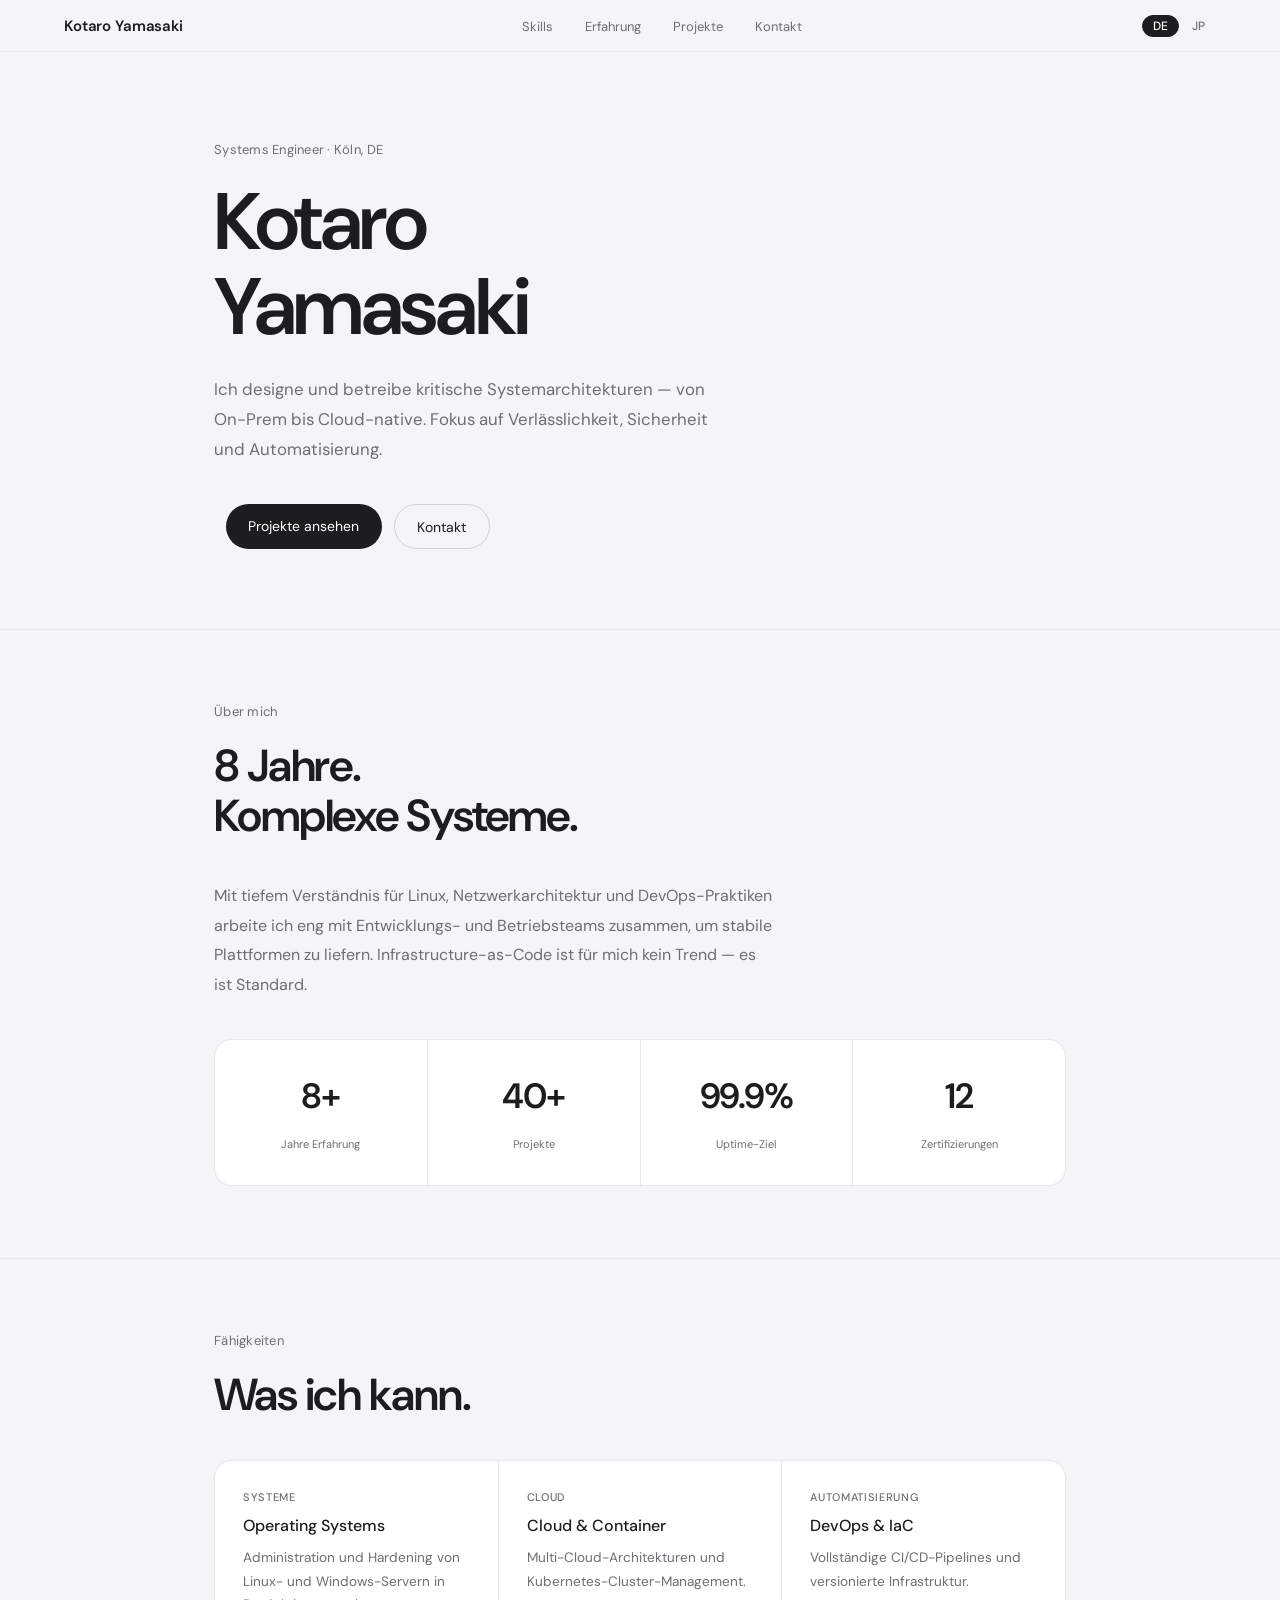
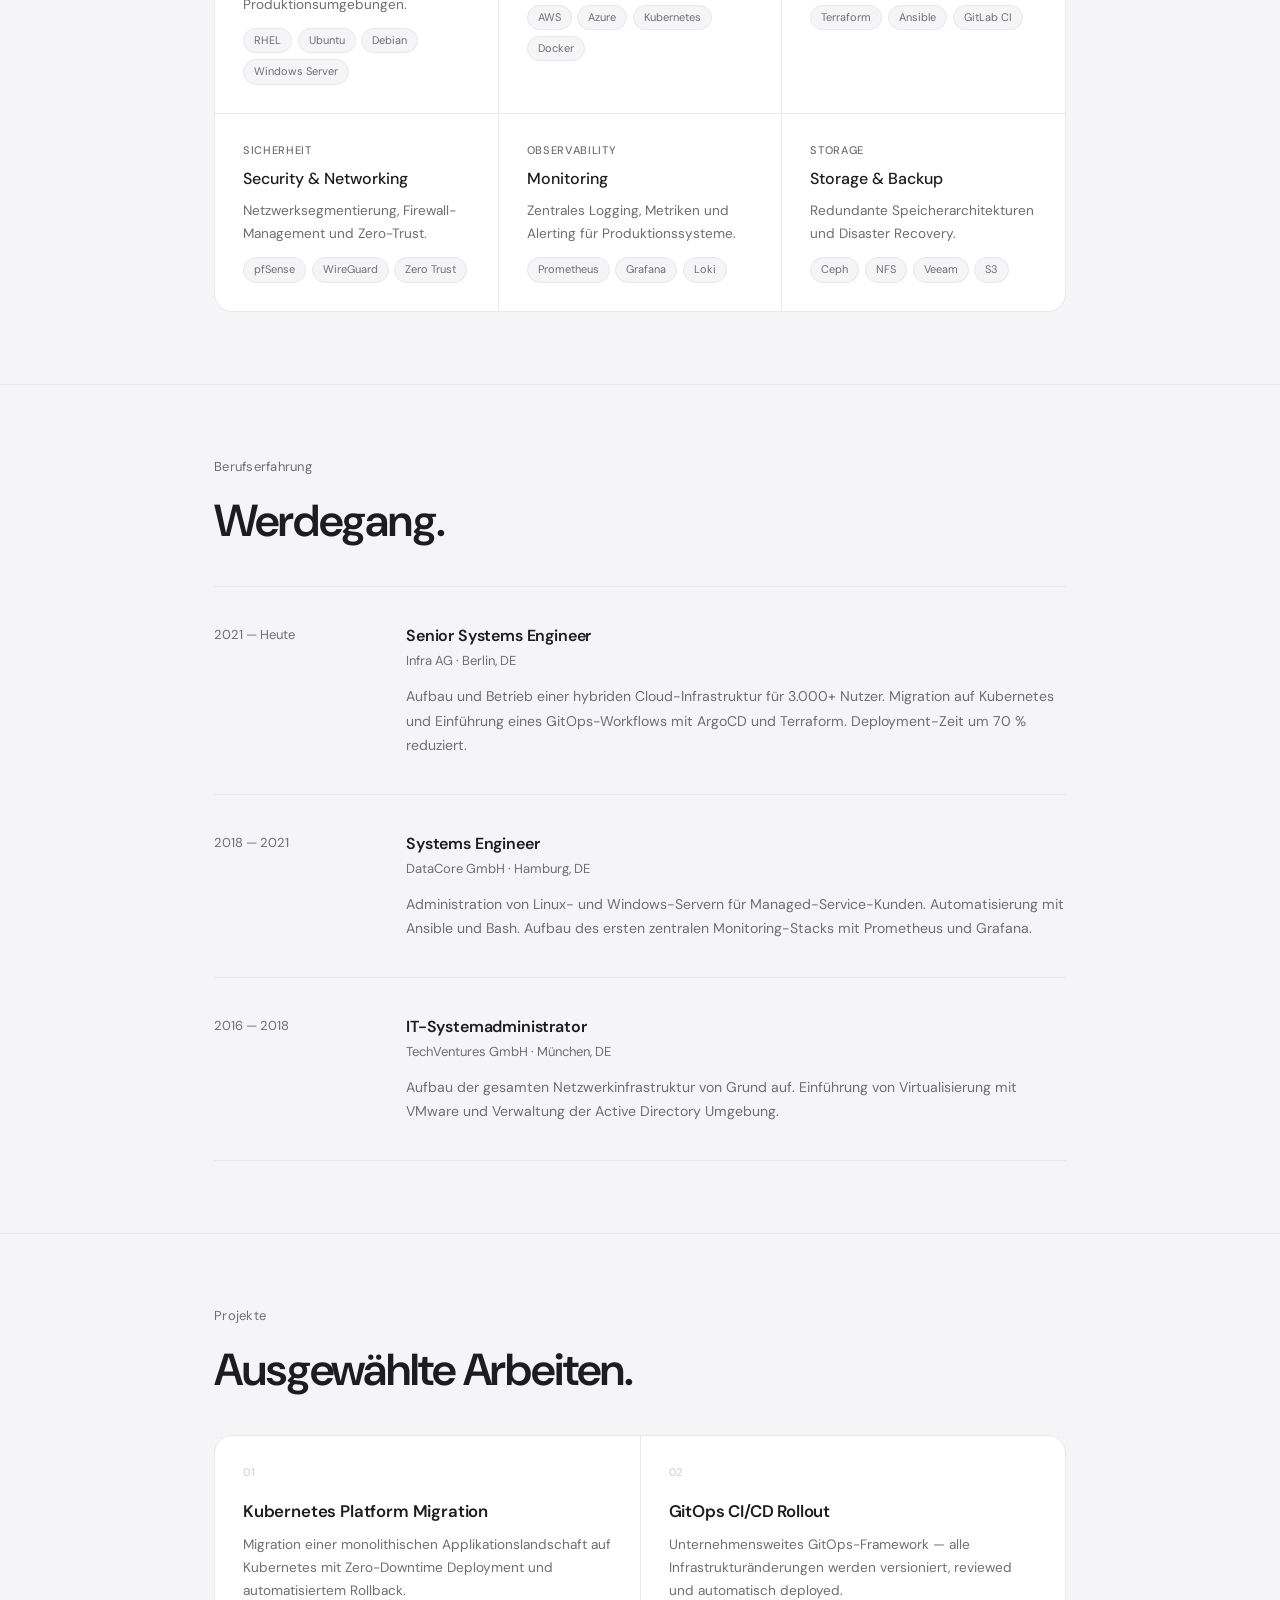
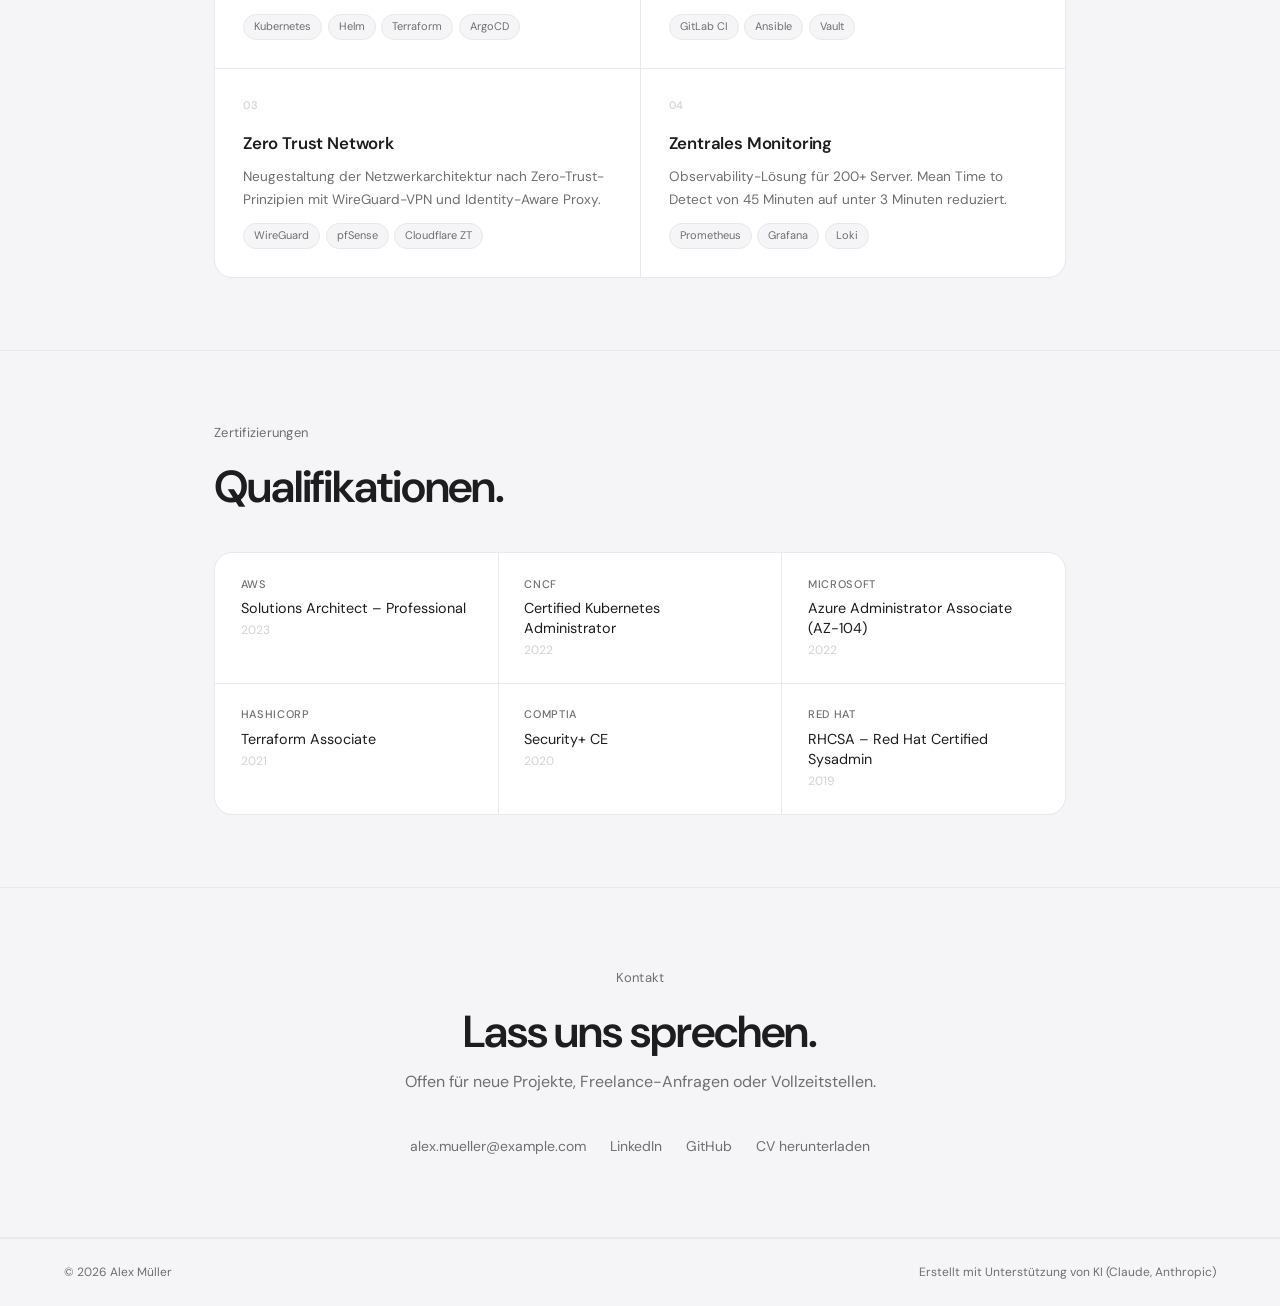
<file: test_html.html>
<!DOCTYPE html>
<html lang="de">
<head>
<meta charset="UTF-8">
<meta name="viewport" content="width=device-width, initial-scale=1.0">
<title>Kotaro Yamasaki — Junior Systems Engineer</title>
<link rel="preconnect" href="https://fonts.googleapis.com">
<link href="https://fonts.googleapis.com/css2?family=DM+Sans:ital,opsz,wght@0,9..40,400;0,9..40,500;0,9..40,600;1,9..40,400&family=Noto+Sans+JP:wght@400;500;600&display=swap" rel="stylesheet">
<style>
  *, *::before, *::after { box-sizing: border-box; margin: 0; padding: 0; }

  :root {
    --bg: #f5f5f7;
    --white: #ffffff;
    --black: #1d1d1f;
    --mid: #6e6e73;
    --light: #d2d2d7;
    --lightest: #e8e8ed;
    --font: 'DM Sans', 'Noto Sans JP', sans-serif;
  }

  html { scroll-behavior: smooth; }

  body {
    background: var(--bg);
    color: var(--black);
    font-family: var(--font);
    font-size: 17px;
    line-height: 1.6;
    -webkit-font-smoothing: antialiased;
  }

  /* ── NAV ── */
  nav {
    position: fixed;
    top: 0; left: 0; right: 0;
    z-index: 200;
    background: rgba(245,245,247,0.88);
    backdrop-filter: saturate(180%) blur(20px);
    -webkit-backdrop-filter: saturate(180%) blur(20px);
    border-bottom: 1px solid var(--lightest);
    display: flex;
    justify-content: space-between;
    align-items: center;
    padding: 0 5%;
    height: 52px;
    gap: 1rem;
  }

  .nav-name {
    font-size: 15px;
    font-weight: 600;
    color: var(--black);
    text-decoration: none;
    letter-spacing: -0.01em;
    flex-shrink: 0;
  }

  /* desktop nav links */
  .nav-center {
    display: flex;
    gap: 2rem;
    list-style: none;
  }

  .nav-center a {
    font-size: 13px;
    color: var(--mid);
    text-decoration: none;
    transition: color 0.2s;
    white-space: nowrap;
  }

  .nav-center a:hover { color: var(--black); }

  /* language switcher */
  .lang-switcher {
    display: flex;
    align-items: center;
    gap: 2px;
    flex-shrink: 0;
  }

  .lang-btn {
    font-family: var(--font);
    font-size: 12px;
    font-weight: 500;
    padding: 4px 10px;
    border-radius: 980px;
    border: 1px solid transparent;
    background: transparent;
    color: var(--mid);
    cursor: pointer;
    transition: all 0.18s;
    line-height: 1;
  }

  .lang-btn.active {
    background: var(--black);
    color: #fff;
    border-color: var(--black);
  }

  .lang-btn:not(.active):hover {
    border-color: var(--light);
    color: var(--black);
  }

  /* hamburger */
  .hamburger {
    display: none;
    flex-direction: column;
    justify-content: center;
    gap: 5px;
    width: 36px;
    height: 36px;
    background: none;
    border: none;
    cursor: pointer;
    padding: 4px;
    flex-shrink: 0;
  }

  .hamburger span {
    display: block;
    width: 22px;
    height: 1.5px;
    background: var(--black);
    border-radius: 2px;
    transition: transform 0.25s, opacity 0.25s;
    transform-origin: center;
  }

  .hamburger.open span:nth-child(1) { transform: translateY(6.5px) rotate(45deg); }
  .hamburger.open span:nth-child(2) { opacity: 0; }
  .hamburger.open span:nth-child(3) { transform: translateY(-6.5px) rotate(-45deg); }

  /* mobile drawer */
  .mobile-menu {
    display: none;
    position: fixed;
    top: 52px; left: 0; right: 0;
    z-index: 199;
    background: rgba(245,245,247,0.97);
    backdrop-filter: blur(20px);
    -webkit-backdrop-filter: blur(20px);
    border-bottom: 1px solid var(--lightest);
    padding: 1.5rem 5%;
    flex-direction: column;
    gap: 0;
  }

  .mobile-menu.open { display: flex; }

  .mobile-menu a {
    font-size: 17px;
    font-weight: 500;
    color: var(--black);
    text-decoration: none;
    padding: 0.85rem 0;
    border-bottom: 1px solid var(--lightest);
    display: block;
  }

  .mobile-menu a:last-child { border-bottom: none; }

  /* ── COMMON ── */
  hr { border: none; border-top: 1px solid var(--lightest); }

  /* ── HERO ── */
  #hero {
    padding: 140px 5% 80px;
    max-width: 980px;
    margin: 0 auto;
  }

  .eyebrow {
    font-size: 13px;
    color: var(--mid);
    letter-spacing: 0.02em;
    margin-bottom: 1.2rem;
  }

  h1 {
    font-size: clamp(2.6rem, 7vw, 5rem);
    font-weight: 600;
    line-height: 1.06;
    letter-spacing: -0.03em;
    margin-bottom: 1.5rem;
  }

  .hero-sub {
    font-size: 1.05rem;
    font-weight: 400;
    color: var(--mid);
    max-width: 500px;
    line-height: 1.8;
    margin-bottom: 2.5rem;
  }

  .btn-row { display: flex; gap: 0.75rem; flex-wrap: wrap; }

  .btn {
    font-family: var(--font);
    font-size: 14px;
    padding: 0.65rem 1.4rem;
    border-radius: 980px;
    text-decoration: none;
    transition: opacity 0.2s;
    display: inline-block;
    white-space: nowrap;
  }

  .btn:hover { opacity: 0.76; }
  .btn-dark { background: var(--black); color: #fff; border: none; }
  .btn-ghost { background: transparent; color: var(--black); border: 1px solid var(--light); }

  /* ── SECTIONS ── */
  section {
    padding: 72px 5%;
    max-width: 980px;
    margin: 0 auto;
  }

  h2 {
    font-size: clamp(1.7rem, 4vw, 2.8rem);
    font-weight: 600;
    letter-spacing: -0.025em;
    line-height: 1.1;
    margin-bottom: 2.5rem;
  }

  /* ── STATS ── */
  .stats-row {
    display: grid;
    grid-template-columns: repeat(4, 1fr);
    gap: 1px;
    background: var(--lightest);
    border: 1px solid var(--lightest);
    border-radius: 18px;
    overflow: hidden;
    margin-top: 2.5rem;
  }

  .stat {
    background: var(--white);
    padding: 1.75rem 1rem;
    text-align: center;
  }

  .stat-num {
    display: block;
    font-size: 2.2rem;
    font-weight: 600;
    letter-spacing: -0.03em;
    margin-bottom: 0.3rem;
  }

  .stat-label { font-size: 11px; color: var(--mid); }

  /* ── GRIDS ── */
  .grid-3 {
    display: grid;
    grid-template-columns: repeat(3, 1fr);
    gap: 1px;
    background: var(--lightest);
    border: 1px solid var(--lightest);
    border-radius: 18px;
    overflow: hidden;
  }

  .grid-2 {
    display: grid;
    grid-template-columns: repeat(2, 1fr);
    gap: 1px;
    background: var(--lightest);
    border: 1px solid var(--lightest);
    border-radius: 18px;
    overflow: hidden;
  }

  .cell { background: var(--white); padding: 1.75rem; }
  .cell-sm { background: var(--white); padding: 1.4rem 1.6rem; }

  .cat {
    font-size: 11px;
    font-weight: 500;
    color: var(--mid);
    letter-spacing: 0.06em;
    text-transform: uppercase;
    margin-bottom: 0.4rem;
  }

  .cell-title {
    font-size: 1rem;
    font-weight: 500;
    color: var(--black);
    margin-bottom: 0.5rem;
  }

  .cell-body {
    font-size: 0.85rem;
    color: var(--mid);
    line-height: 1.7;
  }

  .tags { display: flex; flex-wrap: wrap; gap: 0.35rem; margin-top: 0.75rem; }

  .tag {
    font-size: 11px;
    padding: 3px 10px;
    border-radius: 980px;
    background: var(--bg);
    color: var(--mid);
    border: 1px solid var(--lightest);
  }

  /* ── EXPERIENCE ── */
  .exp-item {
    display: grid;
    grid-template-columns: 160px 1fr;
    gap: 2rem;
    padding: 2.25rem 0;
    border-bottom: 1px solid var(--lightest);
  }

  .exp-item:first-child { border-top: 1px solid var(--lightest); }

  .exp-period { font-size: 13px; color: var(--mid); padding-top: 2px; line-height: 1.5; }

  .exp-role {
    font-size: 1rem;
    font-weight: 600;
    color: var(--black);
    margin-bottom: 0.15rem;
    letter-spacing: -0.01em;
  }

  .exp-company { font-size: 13px; color: var(--mid); margin-bottom: 0.75rem; }
  .exp-desc { font-size: 0.88rem; color: var(--mid); line-height: 1.75; }

  /* ── PROJECTS ── */
  .proj-num {
    font-size: 11px;
    color: var(--light);
    font-weight: 500;
    letter-spacing: 0.06em;
    margin-bottom: 1rem;
  }

  .proj-title {
    font-size: 1.05rem;
    font-weight: 600;
    letter-spacing: -0.01em;
    margin-bottom: 0.5rem;
  }

  /* ── CERTS ── */
  .cert-issuer {
    font-size: 11px;
    font-weight: 500;
    color: var(--mid);
    letter-spacing: 0.06em;
    text-transform: uppercase;
    margin-bottom: 0.3rem;
  }

  .cert-name {
    font-size: 0.9rem;
    font-weight: 400;
    color: var(--black);
    line-height: 1.4;
    margin-bottom: 0.2rem;
  }

  .cert-year { font-size: 12px; color: var(--light); }

  /* ── CONTACT ── */
  #contact {
    text-align: center;
    padding: 80px 5%;
    max-width: 980px;
    margin: 0 auto;
  }

  #contact h2 { margin-bottom: 0.75rem; }

  .contact-sub {
    font-size: 1rem;
    font-weight: 400;
    color: var(--mid);
    margin-bottom: 2.5rem;
  }

  .contact-row {
    display: flex;
    justify-content: center;
    gap: 1.5rem;
    flex-wrap: wrap;
  }

  .contact-link {
    font-size: 14px;
    color: var(--mid);
    text-decoration: none;
    transition: color 0.2s;
  }

  .contact-link:hover { color: var(--black); }

  /* ── FOOTER ── */
  footer {
    border-top: 1px solid var(--lightest);
    padding: 1.5rem 5%;
    display: flex;
    justify-content: space-between;
    align-items: center;
    flex-wrap: wrap;
    gap: 0.5rem;
  }

  footer span { font-size: 12px; color: var(--mid); }

  /* ── FADE ── */
  .fade { opacity: 0; transform: translateY(14px); transition: opacity 0.55s ease, transform 0.55s ease; }
  .fade.on { opacity: 1; transform: none; }

  /* ── RESPONSIVE ── */
  @media (max-width: 768px) {
    /* show hamburger, hide desktop links */
    .hamburger { display: flex; }
    .nav-center { display: none; }

    #hero { padding: 110px 5% 60px; }

    section { padding: 52px 5%; }

    .stats-row { grid-template-columns: repeat(2, 1fr); }

    .grid-3 { grid-template-columns: 1fr 1fr; }

    .grid-2 { grid-template-columns: 1fr; }

    .exp-item {
      grid-template-columns: 1fr;
      gap: 0.3rem;
      padding: 1.75rem 0;
    }

    .exp-period { font-size: 12px; }

    footer { flex-direction: column; text-align: center; }

    .contact-row { gap: 1rem; }
  }

  @media (max-width: 480px) {
    .grid-3 { grid-template-columns: 1fr; }
    .stats-row { grid-template-columns: repeat(2, 1fr); }
    h1 { font-size: clamp(2.2rem, 11vw, 3rem); }
    h2 { font-size: clamp(1.5rem, 7vw, 2rem); }
    .stat-num { font-size: 1.8rem; }
  }
</style>
</head>
<body>

<!-- NAV -->
<nav>
  <a class="nav-name" href="#">Kotaro Yamasaki</a>

  <ul class="nav-center">
    <li><a href="#skills" data-de="Skills" data-jp="スキル">Skills</a></li>
    <li><a href="#experience" data-de="Erfahrung" data-jp="経歴">Erfahrung</a></li>
    <li><a href="#projects" data-de="Projekte" data-jp="プロジェクト">Projekte</a></li>
    <li><a href="#contact" data-de="Kontakt" data-jp="連絡先">Kontakt</a></li>
  </ul>

  <div style="display:flex;align-items:center;gap:0.75rem;">
    <div class="lang-switcher">
      <button class="lang-btn active" data-lang="de">DE</button>
      <button class="lang-btn" data-lang="jp">JP</button>
    </div>
    <button class="hamburger" id="hamburger" aria-label="Menü öffnen">
      <span></span><span></span><span></span>
    </button>
  </div>
</nav>

<!-- MOBILE MENU -->
<div class="mobile-menu" id="mobileMenu">
  <a href="#skills" data-de="Skills" data-jp="スキル" onclick="closeMobile()">Skills</a>
  <a href="#experience" data-de="Erfahrung" data-jp="経歴" onclick="closeMobile()">Erfahrung</a>
  <a href="#projects" data-de="Projekte" data-jp="プロジェクト" onclick="closeMobile()">Projekte</a>
  <a href="#contact" data-de="Kontakt" data-jp="連絡先" onclick="closeMobile()">Kontakt</a>
</div>

<!-- HERO -->
<div id="hero" class="fade">
  <p class="eyebrow" data-de="Systems Engineer · Berlin, DE" data-jp="システムエンジニア · ケルン、ドイツ">Systems Engineer · Köln, DE</p>
  <h1><a data-de="Kotaro" data-jp="公開太郎">Kotaro<br>Yamasaki</h1>
  <p class="hero-sub" data-de="This page is currently on test/development. The content is dummy" data-jp="オンプレミスからクラウドネイティブまで、重要なシステムアーキテクチャを設計・運用しています。信頼性、セキュリティ、自動化を重視しています。">Ich designe und betreibe kritische Systemarchitekturen — von On-Prem bis Cloud-native. Fokus auf Verlässlichkeit, Sicherheit und Automatisierung.</p>
  <div class="btn-row">
    <a class="btn btn-dark" href="#projects" data-de="Projekte ansehen" data-jp="プロジェクトを見る">Projekte ansehen</a>
    <a class="btn btn-ghost" href="#contact" data-de="Kontakt" data-jp="お問い合わせ">Kontakt</a>
  </div>
</div>

<hr>

<!-- ABOUT -->
<section class="fade">
  <p class="eyebrow" data-de="Über mich" data-jp="自己紹介">Über mich</p>
  <h2 data-de="8 Jahre.<br>Komplexe Systeme." data-jp="8年間の<br>複雑なシステム。">8 Jahre.<br>Komplexe Systeme.</h2>
  <p style="color:var(--mid);font-weight:400;max-width:560px;line-height:1.85;font-size:1rem;"
     data-de="Mit tiefem Verständnis für Linux, Netzwerkarchitektur und DevOps-Praktiken arbeite ich eng mit Entwicklungs- und Betriebsteams zusammen, um stabile Plattformen zu liefern. Infrastructure-as-Code ist für mich kein Trend — es ist Standard."
     data-jp="Linux、ネットワークアーキテクチャ、DevOpsに関する深い知識を持ち、開発・運用チームと緊密に連携して安定したプラットフォームを提供します。Infrastructure-as-Codeはトレンドではなく、標準です。">Mit tiefem Verständnis für Linux, Netzwerkarchitektur und DevOps-Praktiken arbeite ich eng mit Entwicklungs- und Betriebsteams zusammen, um stabile Plattformen zu liefern. Infrastructure-as-Code ist für mich kein Trend — es ist Standard.</p>
  <div class="stats-row">
    <div class="stat"><span class="stat-num">8+</span><span class="stat-label" data-de="Jahre Erfahrung" data-jp="年の経験">Jahre Erfahrung</span></div>
    <div class="stat"><span class="stat-num">40+</span><span class="stat-label" data-de="Projekte" data-jp="プロジェクト">Projekte</span></div>
    <div class="stat"><span class="stat-num">99.9%</span><span class="stat-label" data-de="Uptime-Ziel" data-jp="稼働率目標">Uptime-Ziel</span></div>
    <div class="stat"><span class="stat-num">12</span><span class="stat-label" data-de="Zertifizierungen" data-jp="資格">Zertifizierungen</span></div>
  </div>
</section>

<hr>

<!-- SKILLS -->
<section id="skills" class="fade">
  <p class="eyebrow" data-de="Fähigkeiten" data-jp="スキル">Fähigkeiten</p>
  <h2 data-de="Was ich kann." data-jp="できること。">Was ich kann.</h2>
  <div class="grid-3">
    <div class="cell">
      <div class="cat" data-de="Systeme" data-jp="システム">Systeme</div>
      <div class="cell-title" data-de="Operating Systems" data-jp="オペレーティングシステム">Operating Systems</div>
      <p class="cell-body" data-de="Administration und Hardening von Linux- und Windows-Servern in Produktionsumgebungen." data-jp="本番環境におけるLinux・Windowsサーバーの管理とセキュリティ強化。">Administration und Hardening von Linux- und Windows-Servern in Produktionsumgebungen.</p>
      <div class="tags"><span class="tag">RHEL</span><span class="tag">Ubuntu</span><span class="tag">Debian</span><span class="tag">Windows Server</span></div>
    </div>
    <div class="cell">
      <div class="cat" data-de="Cloud" data-jp="クラウド">Cloud</div>
      <div class="cell-title" data-de="Cloud & Container" data-jp="クラウド＆コンテナ">Cloud & Container</div>
      <p class="cell-body" data-de="Multi-Cloud-Architekturen und Kubernetes-Cluster-Management." data-jp="マルチクラウドアーキテクチャとKubernetesクラスター管理。">Multi-Cloud-Architekturen und Kubernetes-Cluster-Management.</p>
      <div class="tags"><span class="tag">AWS</span><span class="tag">Azure</span><span class="tag">Kubernetes</span><span class="tag">Docker</span></div>
    </div>
    <div class="cell">
      <div class="cat" data-de="Automatisierung" data-jp="自動化">Automatisierung</div>
      <div class="cell-title" data-de="DevOps & IaC" data-jp="DevOps・IaC">DevOps & IaC</div>
      <p class="cell-body" data-de="Vollständige CI/CD-Pipelines und versionierte Infrastruktur." data-jp="完全なCI/CDパイプラインとバージョン管理されたインフラ。">Vollständige CI/CD-Pipelines und versionierte Infrastruktur.</p>
      <div class="tags"><span class="tag">Terraform</span><span class="tag">Ansible</span><span class="tag">GitLab CI</span></div>
    </div>
    <div class="cell">
      <div class="cat" data-de="Sicherheit" data-jp="セキュリティ">Sicherheit</div>
      <div class="cell-title" data-de="Security & Networking" data-jp="セキュリティ＆ネットワーク">Security & Networking</div>
      <p class="cell-body" data-de="Netzwerksegmentierung, Firewall-Management und Zero-Trust." data-jp="ネットワーク分離、ファイアウォール管理、ゼロトラスト。">Netzwerksegmentierung, Firewall-Management und Zero-Trust.</p>
      <div class="tags"><span class="tag">pfSense</span><span class="tag">WireGuard</span><span class="tag">Zero Trust</span></div>
    </div>
    <div class="cell">
      <div class="cat" data-de="Observability" data-jp="可観測性">Observability</div>
      <div class="cell-title" data-de="Monitoring" data-jp="モニタリング">Monitoring</div>
      <p class="cell-body" data-de="Zentrales Logging, Metriken und Alerting für Produktionssysteme." data-jp="本番システムの集中ログ管理、メトリクス、アラート設定。">Zentrales Logging, Metriken und Alerting für Produktionssysteme.</p>
      <div class="tags"><span class="tag">Prometheus</span><span class="tag">Grafana</span><span class="tag">Loki</span></div>
    </div>
    <div class="cell">
      <div class="cat" data-de="Storage" data-jp="ストレージ">Storage</div>
      <div class="cell-title" data-de="Storage & Backup" data-jp="ストレージ＆バックアップ">Storage & Backup</div>
      <p class="cell-body" data-de="Redundante Speicherarchitekturen und Disaster Recovery." data-jp="冗長ストレージアーキテクチャと災害復旧。">Redundante Speicherarchitekturen und Disaster Recovery.</p>
      <div class="tags"><span class="tag">Ceph</span><span class="tag">NFS</span><span class="tag">Veeam</span><span class="tag">S3</span></div>
    </div>
  </div>
</section>

<hr>

<!-- EXPERIENCE -->
<section id="experience" class="fade">
  <p class="eyebrow" data-de="Berufserfahrung" data-jp="職歴">Berufserfahrung</p>
  <h2 data-de="Werdegang." data-jp="キャリア。">Werdegang.</h2>
  <div>
    <div class="exp-item">
      <div class="exp-period" data-de="2021 — Heute" data-jp="2021年 — 現在">2021 — Heute</div>
      <div>
        <div class="exp-role" data-de="Senior Systems Engineer" data-jp="シニアシステムエンジニア">Senior Systems Engineer</div>
        <div class="exp-company">Infra AG · Berlin, DE</div>
        <p class="exp-desc" data-de="Aufbau und Betrieb einer hybriden Cloud-Infrastruktur für 3.000+ Nutzer. Migration auf Kubernetes und Einführung eines GitOps-Workflows mit ArgoCD und Terraform. Deployment-Zeit um 70 % reduziert." data-jp="3,000人以上のユーザー向けにハイブリッドクラウドインフラを構築・運用。KubernetesへのマイグレーションとArgoCD・TerraformによるGitOpsワークフローを導入。デプロイ時間を70%短縮。">Aufbau und Betrieb einer hybriden Cloud-Infrastruktur für 3.000+ Nutzer. Migration auf Kubernetes und Einführung eines GitOps-Workflows mit ArgoCD und Terraform. Deployment-Zeit um 70 % reduziert.</p>
      </div>
    </div>
    <div class="exp-item">
      <div class="exp-period" data-de="2018 — 2021" data-jp="2018年 — 2021年">2018 — 2021</div>
      <div>
        <div class="exp-role" data-de="Systems Engineer" data-jp="システムエンジニア">Systems Engineer</div>
        <div class="exp-company">DataCore GmbH · Hamburg, DE</div>
        <p class="exp-desc" data-de="Administration von Linux- und Windows-Servern für Managed-Service-Kunden. Automatisierung mit Ansible und Bash. Aufbau des ersten zentralen Monitoring-Stacks mit Prometheus und Grafana." data-jp="マネージドサービス顧客向けLinux・Windowsサーバーの管理。AnsibleとBashによる自動化。PrometheusとGrafanaを用いた初の集中監視スタックを構築。">Administration von Linux- und Windows-Servern für Managed-Service-Kunden. Automatisierung mit Ansible und Bash. Aufbau des ersten zentralen Monitoring-Stacks mit Prometheus und Grafana.</p>
      </div>
    </div>
    <div class="exp-item">
      <div class="exp-period" data-de="2016 — 2018" data-jp="2016年 — 2018年">2016 — 2018</div>
      <div>
        <div class="exp-role" data-de="IT-Systemadministrator" data-jp="ITシステム管理者">IT-Systemadministrator</div>
        <div class="exp-company">TechVentures GmbH · München, DE</div>
        <p class="exp-desc" data-de="Aufbau der gesamten Netzwerkinfrastruktur von Grund auf. Einführung von Virtualisierung mit VMware und Verwaltung der Active Directory Umgebung." data-jp="ネットワークインフラ全体をゼロから構築。VMwareによる仮想化の導入とActive Directory環境の管理。">Aufbau der gesamten Netzwerkinfrastruktur von Grund auf. Einführung von Virtualisierung mit VMware und Verwaltung der Active Directory Umgebung.</p>
      </div>
    </div>
  </div>
</section>

<hr>

<!-- PROJECTS -->
<section id="projects" class="fade">
  <p class="eyebrow" data-de="Projekte" data-jp="プロジェクト">Projekte</p>
  <h2 data-de="Ausgewählte Arbeiten." data-jp="主なプロジェクト。">Ausgewählte Arbeiten.</h2>
  <div class="grid-2">
    <div class="cell">
      <div class="proj-num">01</div>
      <div class="proj-title" data-de="Kubernetes Platform Migration" data-jp="Kubernetesプラットフォーム移行">Kubernetes Platform Migration</div>
      <p class="cell-body" data-de="Migration einer monolithischen Applikationslandschaft auf Kubernetes mit Zero-Downtime Deployment und automatisiertem Rollback." data-jp="モノリシックなアプリケーション環境をKubernetesへ移行。ゼロダウンタイムデプロイと自動ロールバックを実現。">Migration einer monolithischen Applikationslandschaft auf Kubernetes mit Zero-Downtime Deployment und automatisiertem Rollback.</p>
      <div class="tags"><span class="tag">Kubernetes</span><span class="tag">Helm</span><span class="tag">Terraform</span><span class="tag">ArgoCD</span></div>
    </div>
    <div class="cell">
      <div class="proj-num">02</div>
      <div class="proj-title" data-de="GitOps CI/CD Rollout" data-jp="GitOps CI/CDの展開">GitOps CI/CD Rollout</div>
      <p class="cell-body" data-de="Unternehmensweites GitOps-Framework — alle Infrastrukturänderungen werden versioniert, reviewed und automatisch deployed." data-jp="全社規模のGitOpsフレームワーク構築。インフラ変更はすべてバージョン管理・レビュー・自動デプロイ。">Unternehmensweites GitOps-Framework — alle Infrastrukturänderungen werden versioniert, reviewed und automatisch deployed.</p>
      <div class="tags"><span class="tag">GitLab CI</span><span class="tag">Ansible</span><span class="tag">Vault</span></div>
    </div>
    <div class="cell">
      <div class="proj-num">03</div>
      <div class="proj-title" data-de="Zero Trust Network" data-jp="ゼロトラストネットワーク">Zero Trust Network</div>
      <p class="cell-body" data-de="Neugestaltung der Netzwerkarchitektur nach Zero-Trust-Prinzipien mit WireGuard-VPN und Identity-Aware Proxy." data-jp="ゼロトラスト原則に基づくネットワーク再設計。WireGuard VPNとIdentity-Aware Proxyを導入。">Neugestaltung der Netzwerkarchitektur nach Zero-Trust-Prinzipien mit WireGuard-VPN und Identity-Aware Proxy.</p>
      <div class="tags"><span class="tag">WireGuard</span><span class="tag">pfSense</span><span class="tag">Cloudflare ZT</span></div>
    </div>
    <div class="cell">
      <div class="proj-num">04</div>
      <div class="proj-title" data-de="Zentrales Monitoring" data-jp="集中監視基盤">Zentrales Monitoring</div>
      <p class="cell-body" data-de="Observability-Lösung für 200+ Server. Mean Time to Detect von 45 Minuten auf unter 3 Minuten reduziert." data-jp="200台以上のサーバー向けObservability基盤。平均検知時間を45分から3分未満に短縮。">Observability-Lösung für 200+ Server. Mean Time to Detect von 45 Minuten auf unter 3 Minuten reduziert.</p>
      <div class="tags"><span class="tag">Prometheus</span><span class="tag">Grafana</span><span class="tag">Loki</span></div>
    </div>
  </div>
</section>

<hr>

<!-- CERTS -->
<section class="fade">
  <p class="eyebrow" data-de="Zertifizierungen" data-jp="資格・認定">Zertifizierungen</p>
  <h2 data-de="Qualifikationen." data-jp="保有資格。">Qualifikationen.</h2>
  <div class="grid-3">
    <div class="cell-sm">
      <div class="cert-issuer">AWS</div>
      <div class="cert-name" data-de="Solutions Architect – Professional" data-jp="ソリューションアーキテクト – プロフェッショナル">Solutions Architect – Professional</div>
      <div class="cert-year">2023</div>
    </div>
    <div class="cell-sm">
      <div class="cert-issuer">CNCF</div>
      <div class="cert-name" data-de="Certified Kubernetes Administrator" data-jp="認定Kubernetes管理者（CKA）">Certified Kubernetes Administrator</div>
      <div class="cert-year">2022</div>
    </div>
    <div class="cell-sm">
      <div class="cert-issuer">Microsoft</div>
      <div class="cert-name" data-de="Azure Administrator Associate (AZ-104)" data-jp="Azureアドミニストレーター アソシエイト（AZ-104）">Azure Administrator Associate (AZ-104)</div>
      <div class="cert-year">2022</div>
    </div>
    <div class="cell-sm">
      <div class="cert-issuer">HashiCorp</div>
      <div class="cert-name" data-de="Terraform Associate" data-jp="Terraformアソシエイト">Terraform Associate</div>
      <div class="cert-year">2021</div>
    </div>
    <div class="cell-sm">
      <div class="cert-issuer">CompTIA</div>
      <div class="cert-name" data-de="Security+ CE" data-jp="Security+ CE">Security+ CE</div>
      <div class="cert-year">2020</div>
    </div>
    <div class="cell-sm">
      <div class="cert-issuer">Red Hat</div>
      <div class="cert-name" data-de="RHCSA – Red Hat Certified Sysadmin" data-jp="RHCSA – レッドハット認定システム管理者">RHCSA – Red Hat Certified Sysadmin</div>
      <div class="cert-year">2019</div>
    </div>
  </div>
</section>

<hr>

<!-- CONTACT -->
<div id="contact" class="fade" style="text-align:center;padding:80px 5%;max-width:980px;margin:0 auto;">
  <p class="eyebrow" data-de="Kontakt" data-jp="連絡先">Kontakt</p>
  <h2 style="margin-bottom:0.75rem" data-de="Lass uns sprechen." data-jp="お話しましょう。">Lass uns sprechen.</h2>
  <p class="contact-sub" data-de="Offen für neue Projekte, Freelance-Anfragen oder Vollzeitstellen." data-jp="新しいプロジェクト、フリーランス依頼、またはフルタイムのポジションに対応しています。">Offen für neue Projekte, Freelance-Anfragen oder Vollzeitstellen.</p>
  <div class="contact-row">
    <a class="contact-link" href="mailto:alex.mueller@example.com">alex.mueller@example.com</a>
    <a class="contact-link" href="#">LinkedIn</a>
    <a class="contact-link" href="#">GitHub</a>
    <a class="contact-link" href="#" data-de="CV herunterladen" data-jp="履歴書をダウンロード">CV herunterladen</a>
  </div>
</div>

<hr>

<footer>
  <span>© 2026 Alex Müller</span>
  <span data-de="Erstellt mit Unterstützung von KI (Claude, Anthropic)" data-jp="AI（Claude、Anthropic）の支援を受けて作成">Erstellt mit Unterstützung von KI (Claude, Anthropic)</span>
</footer>

<script>
  // ── Scroll fade
  const obs = new IntersectionObserver(entries => {
    entries.forEach(e => { if (e.isIntersecting) { e.target.classList.add('on'); obs.unobserve(e.target); } });
  }, { threshold: 0.07 });
  document.querySelectorAll('.fade').forEach(el => obs.observe(el));

  // ── Language switcher
  let currentLang = 'de';

  function applyLang(lang) {
    currentLang = lang;
    document.documentElement.lang = lang === 'jp' ? 'ja' : 'de';

    document.querySelectorAll('[data-de]').forEach(el => {
      const text = el.getAttribute('data-' + lang);
      if (!text) return;
      if (el.tagName === 'INPUT' || el.tagName === 'BUTTON') {
        el.value = text;
      } else {
        el.innerHTML = text;
      }
    });

    document.querySelectorAll('.lang-btn').forEach(btn => {
      btn.classList.toggle('active', btn.dataset.lang === lang);
    });
  }

  document.querySelectorAll('.lang-btn').forEach(btn => {
    btn.addEventListener('click', () => applyLang(btn.dataset.lang));
  });

  // ── Hamburger
  const hamburger = document.getElementById('hamburger');
  const mobileMenu = document.getElementById('mobileMenu');

  hamburger.addEventListener('click', () => {
    const open = mobileMenu.classList.toggle('open');
    hamburger.classList.toggle('open', open);
  });

  function closeMobile() {
    mobileMenu.classList.remove('open');
    hamburger.classList.remove('open');
  }

  // close mobile menu on outside tap
  document.addEventListener('click', e => {
    if (!hamburger.contains(e.target) && !mobileMenu.contains(e.target)) closeMobile();
  });
</script>
</body>
</html>
</file>
<file: assets/css/style.css>
*, *::before, *::after { box-sizing: border-box; margin: 0; padding: 0; }

:root {
  --bg: #f5f5f7;
  --white: #ffffff;
  --black: #1d1d1f;
  --mid: #6e6e73;
  --light: #d2d2d7;
  --lightest: #e8e8ed;
  --font: 'DM Sans', 'Noto Sans JP', sans-serif;
  --testred: #ff375f;
}

html { 
  scroll-snap-type: y mandatory;
  scroll-behavior: smooth;
  margin: 0;
  padding: 0;
}

body {
  background: var(--bg);
  color: var(--black);
  font-family: var(--font);
  font-size: 17px;
  line-height: 1.6;
  -webkit-font-smoothing: antialiased;
  margin: 0;
  padding: 0;
}

/* ── NAV ── */
nav {
  position: fixed;
  top: 0; left: 0; right: 0;
  z-index: 200;
  background: rgba(245,245,247,0.88);
  backdrop-filter: saturate(180%) blur(20px);
  -webkit-backdrop-filter: saturate(180%) blur(20px);
  border-bottom: 1px solid var(--lightest);
  display: flex;
  justify-content: space-between;
  align-items: center;
  padding: 0 5%;
  height: 52px;
  gap: 1rem;
}

.nav-name {
  font-size: 15px;
  font-weight: 600;
  color: var(--black);
  text-decoration: none;
  letter-spacing: -0.01em;
  flex-shrink: 0;
}

.nav-center {
  display: flex;
  gap: 2rem;
  list-style: none;
}

.nav-center a {
  font-size: 13px;
  color: var(--mid);
  text-decoration: none;
  transition: color 0.2s;
  white-space: nowrap;
}

.nav-center a:hover {
  color: var(--black);
}

/* ── LANGUAGE ── */
.language-switcher {
    position: relative;
    display: inline-block;
}

.language-switcher img {
    width: 16px;
    height: 16px;
    vertical-align: middle;
    margin-right: 5px;
}

.lang-item {
    color: var(--black);
    text-decoration: none;
    font-size: 13px;
}

.lang-menu {
    position: absolute;
    top: 96%;
    left: 50%;
    transform: translateX(-50%);
    width: 100px;
    background: var(--white);
    border: 1px solid var(--lightest);
    border-radius: 4px;
    margin-top: 5px;
    padding: 0;
    list-style: none;
    display: none;
    box-shadow: 0 4px 10px rgba(0,0,0,.1);
    z-index: 1000;
    color: var(--mid);
}

.lang-menu li {
    padding: 10px 15px;
    cursor: pointer;
    transition: background .2s;
    color: var(--mid);
    text-decoration: none;
}

.lang-menu li:hover {
    background: none;
}

.lang-menu.show {
    display: block;
}

.lang-btn {
    font-size: 13px;
    padding: 0.5rem 1.1rem;
    border-radius: 200px;
    text-decoration: none;
    transition: opacity 0.2s;
    display: inline-block;
    white-space: nowrap;
    background: var(--black);
    color: var(--white);
    border: none;
  }

.lang-btn:hover { opacity: 0.76; }

  /* hamburger */
  .hamburger {
    display: none;
    flex-direction: column;
    justify-content: center;
    gap: 5px;
    width: 36px;
    height: 36px;
    background: none;
    border: none;
    cursor: pointer;
    padding: 4px;
    flex-shrink: 0;
  }

  .hamburger span {
    display: block;
    width: 22px;
    height: 1.5px;
    background: var(--black);
    border-radius: 2px;
    transition: transform 0.25s, opacity 0.25s;
    transform-origin: center;
  }

  .hamburger.open span:nth-child(1) { transform: translateY(6.5px) rotate(45deg); }
  .hamburger.open span:nth-child(2) { opacity: 0; }
  .hamburger.open span:nth-child(3) { transform: translateY(-6.5px) rotate(-45deg); }

  /* mobile drawer */
  .mobile-menu {
    display: none;
    position: fixed;
    top: 52px; left: 0; right: 0;
    z-index: 199;
    background: rgba(245,245,247,0.97);
    backdrop-filter: blur(20px);
    -webkit-backdrop-filter: blur(20px);
    border-bottom: 1px solid var(--lightest);
    padding: 1.5rem 5%;
    flex-direction: column;
    gap: 0;
  }

  .mobile-menu.open { display: flex; }

  .mobile-menu a {
    font-size: 17px;
    font-weight: 500;
    color: var(--black);
    text-decoration: none;
    padding: 0.85rem 0;
    border-bottom: 1px solid var(--lightest);
    display: block;
  }

    .mobile-menu button {
    font-size: 17px;
    font-weight: 500;
    color: var(--black);
    text-decoration: none;
    padding: 0.85rem 0;
    border-bottom: 1px solid var(--lightest);
    display: block;
  }

  .mobile-menu a:last-child { border-bottom: none; }

  .mobile-lang-btn {
    background: none;
    border: 1px solid transparent;
    padding: 8px 14px;
    cursor: pointer;
    border-radius: 4px;
    font-size: 13px;
    color: var(--mid);
  }

  /* ── COMMON ── */
  hr { border: none; border-top: 1px solid var(--lightest); }

/* --─ SECTIONS ── */
section {
  min-height: 100vh;
  width: 100%;
  scroll-snap-align: start;
  scroll-snap-stop: always;
}

.section-hero {
  min-height: 100vh;
  display: flex;
  justify-content: center;
  align-items: center;
}

.section-contact {
  min-height: 100vh;
  display: flex;
  justify-content: center;
  align-items: center;
}

  /* ── HERO ── */

  #hero {
    padding: 140px 5% 80px;
    max-width: 980px;
    margin: 0 auto;
  }

  .eyebrow {
    font-size: 13px;
    color: var(--mid);
    letter-spacing: 0.02em;
    margin-bottom: 1.2rem;
  }

  h1 {
    font-size: clamp(2.6rem, 7vw, 5rem);
    font-weight: 600;
    line-height: 1.06;
    letter-spacing: -0.03em;
    margin-bottom: 1.5rem;
  }

  .hero-sub {
    font-size: 1.05rem;
    font-weight: 400;
    color: var(--mid);
    max-width: 500px;
    line-height: 1.8;
    margin-bottom: 2.5rem;
  }

  .btn-row { display: flex; gap: 0.75rem; flex-wrap: wrap; }

  .btn {
    font-family: var(--font);
    font-size: 14px;
    padding: 0.65rem 1.4rem;
    border-radius: 980px;
    text-decoration: none;
    transition: opacity 0.2s;
    display: inline-block;
    white-space: nowrap;
  }

  .btn:hover { opacity: 0.76; }
  .btn-dark { background: var(--black); color: #fff; border: none; }
  .btn-ghost { background: transparent; color: var(--black); border: 1px solid var(--light); }

  h2 {
    font-size: clamp(1.7rem, 4vw, 2.8rem);
    font-weight: 600;
    letter-spacing: -0.025em;
    line-height: 1.1;
    margin-bottom: 2.5rem;
  }

  /* ── STATS ── */
  .stats-row {
    display: grid;
    grid-template-columns: repeat(3, 1fr);
    gap: 1px;
    background: var(--lightest);
    border: 1px solid var(--lightest);
    border-radius: 18px;
    overflow: hidden;
    margin-top: 2.5rem;
  }

  .stat {
    background: var(--white);
    padding: 1.75rem 1rem;
    text-align: center;
  }

  .stat-num {
    display: block;
    font-size: 2.2rem;
    font-weight: 600;
    letter-spacing: -0.03em;
    margin-bottom: 0.3rem;
  }

  .stat-label { font-size: 11px; color: var(--mid); }

  /* ── GRIDS ── */
  .grid-3 {
    display: grid;
    grid-template-columns: repeat(3, 1fr);
    gap: 1px;
    background: var(--lightest);
    border: 1px solid var(--lightest);
    border-radius: 18px;
    overflow: hidden;
  }

  .grid-2 {
    display: grid;
    grid-template-columns: repeat(2, 1fr);
    gap: 1px;
    background: var(--lightest);
    border: 1px solid var(--lightest);
    border-radius: 18px;
    overflow: hidden;
  }

  .grid-cert {
    display: grid;
    grid-template-columns: repeat(1, 1fr);
    gap: 1px;
    background: var(--lightest);
    border: 1px solid var(--lightest);
    border-radius: 18px;
    overflow: hidden;
  }

  .cell { background: var(--white); padding: 1.75rem; }
  .cell-sm { background: var(--white); padding: 1.4rem 1.6rem; }

  .cat {
    font-size: 11px;
    font-weight: 500;
    color: var(--mid);
    letter-spacing: 0.06em;
    text-transform: uppercase;
    margin-bottom: 0.4rem;
  }

  .cell-title {
    font-size: 1rem;
    font-weight: 500;
    color: var(--black);
    margin-bottom: 0.5rem;
  }

  .cell-body {
    font-size: 0.85rem;
    color: var(--mid);
    line-height: 1.7;
  }

  .tags { display: flex; flex-wrap: wrap; gap: 0.35rem; margin-top: 0.75rem; }

  .tag {
    font-size: 11px;
    padding: 3px 10px;
    border-radius: 980px;
    background: var(--bg);
    color: var(--mid);
    border: 1px solid var(--lightest);
  }

  /* ── EXPERIENCE ── */
  .exp-item {
    display: grid;
    grid-template-columns: 160px 1fr;
    gap: 2rem;
    padding: 2.25rem 0;
    border-bottom: 1px solid var(--lightest);
  }

  .exp-item:first-child { border-top: 1px solid var(--lightest); }

  .exp-period { font-size: 13px; color: var(--mid); padding-top: 2px; line-height: 1.5; }

  .exp-logo {
    margin-top: 0.75rem;
    width: 36px;
    height: 36px;
    display: flex;
    align-items: center;
    justify-content: center;
    overflow: hidden;
    flex-shrink: 0;
  }

  .exp-logo svg { width: 22px; height: 22px; }

  .exp-role {
    font-size: 1rem;
    font-weight: 600;
    color: var(--black);
    margin-bottom: 0.15rem;
    letter-spacing: -0.01em;
  }

  .exp-company { font-size: 13px; color: var(--mid); margin-bottom: 0.75rem; }
  .exp-desc { font-size: 0.88rem; color: var(--mid); line-height: 1.75; }

  /* ── PROJECTS ── */
  .proj-num {
    font-size: 11px;
    color: var(--light);
    font-weight: 500;
    letter-spacing: 0.06em;
    margin-bottom: 1rem;
  }

  .proj-title {
    font-size: 1.05rem;
    font-weight: 600;
    letter-spacing: -0.01em;
    margin-bottom: 0.5rem;
  }

  /* ── CERTS ── */
  .cert-issuer {
    font-size: 11px;
    font-weight: 500;
    color: var(--mid);
    letter-spacing: 0.06em;
    text-transform: uppercase;
    margin-bottom: 0.3rem;
  }

  .cert-name {
    font-size: 0.9rem;
    font-weight: 400;
    color: var(--black);
    line-height: 1.4;
    margin-bottom: 0.2rem;
  }

  .cert-year { 
    font-size: 12px; color: var(--light);
  }

  /* ── CONTACT ── */
  #contact {
    text-align: center;
    padding: 80px 5%;
    max-width: 980px;
    margin: 0 auto;
  }

  #contact h2 { margin-bottom: 0.75rem; }

  .contact-sub {
    font-size: 1rem;
    font-weight: 400;
    color: var(--mid);
    margin-bottom: 2.5rem;
  }

  .contact-row {
    display: flex;
    justify-content: center;
    gap: 1.5rem;
    flex-wrap: wrap;
  }

  .contact-link {
    font-size: 14px;
    color: var(--mid);
    text-decoration: none;
    transition: color 0.2s;
  }

  .contact-icon {
  width: 16px;
  height: 16px;
  vertical-align: middle;
  margin-right: 6px;
  }

  .contact-link:hover { color: var(--black); }

  /* ── FOOTER ── */
  footer {
    border-top: 1px solid var(--lightest);
    padding: 1.5rem 5%;
    display: flex;
    justify-content: space-between;
    align-items: center;
    flex-wrap: wrap;
    gap: 0.5rem;
  }

  footer span { font-size: 12px; color: var(--mid); }

  /* ── FADE ── */
  .fade { opacity: 0; transform: translateY(14px); transition: opacity 0.55s ease, transform 0.55s ease; }
  .fade.on { opacity: 1; transform: none; }

  /* ── RESPONSIVE ── */
  @media (max-width: 768px) {
    /* show hamburger, hide desktop links */
    .hamburger { display: flex; }
    .nav-center { display: none; }
    .language-switcher { display: none; }

    #hero { padding: 110px 5% 60px; }

    section { padding: 52px 5%; }

    .stats-row { grid-template-columns: repeat(2, 1fr); }

    .grid-3 { grid-template-columns: 1fr 1fr; }

    .grid-2 { grid-template-columns: 1fr; }

    .exp-item {
      grid-template-columns: 1fr;
      gap: 0.3rem;
      padding: 1.75rem 0;
    }

    .exp-period { font-size: 12px; }

    footer { flex-direction: column; text-align: center; }

    .contact-row { gap: 1rem; }
  }

  @media (max-width: 480px) {
    .grid-3 { grid-template-columns: 1fr; }
    .stats-row { grid-template-columns: repeat(2, 1fr); }
    h1 { font-size: clamp(2.2rem, 11vw, 3rem); }
    h2 { font-size: clamp(1.5rem, 7vw, 2rem); }
    .stat-num { font-size: 1.8rem; }
  }

/* ── FONTS ── */
  @font-face {
    font-family: 'BitcountSingle';
    src: url('../fonts/BitcountSingle-VariableFont_CRSV,ELSH,ELXP,slnt,wght.ttf') format('truetype');
    font-weight: normal;
    font-style: normal;
  }

/* ── kann nach testen weg ── */

  .modellviewer {
  position: sticky;
  margin-top: 112px;
  flex: 1;
  display: flex;
  justify-content: center;
}

.modellviewer model-viewer {
  width: 800px;
  height: 800px;
}
</file>
